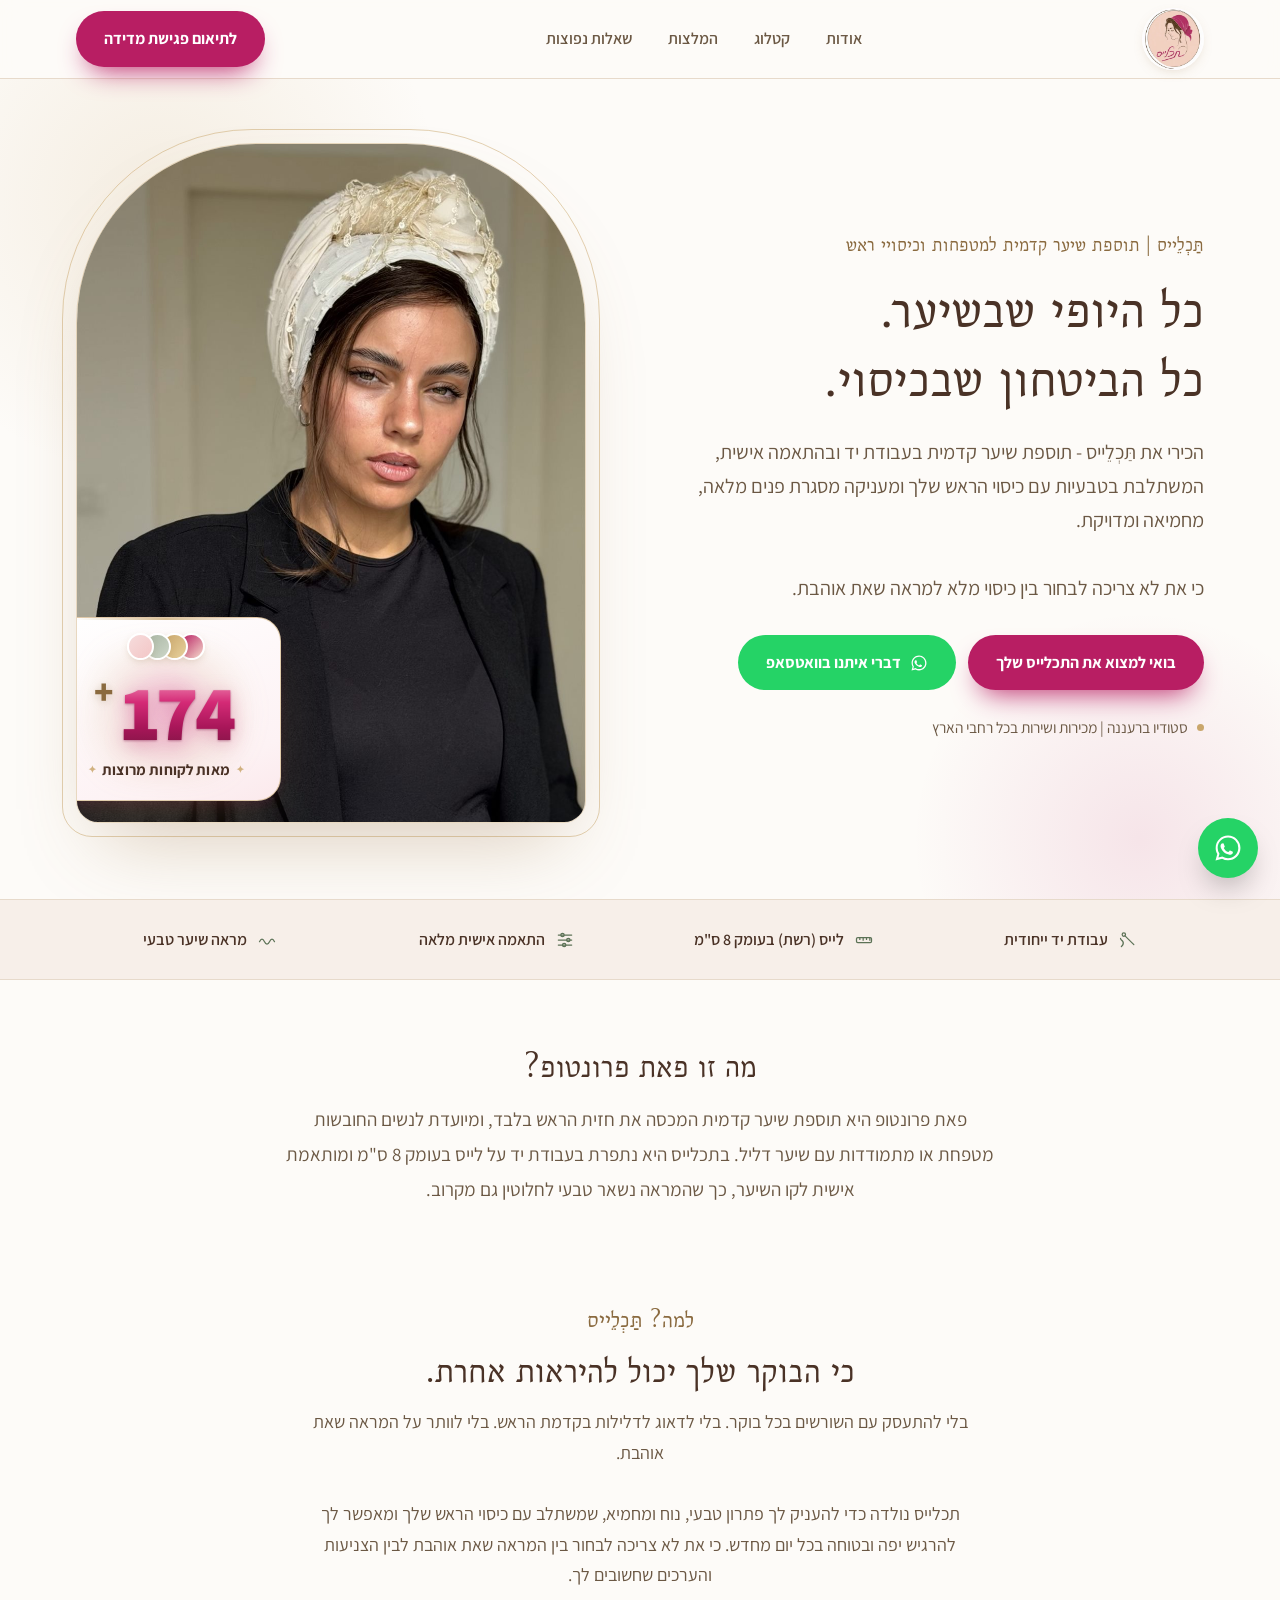
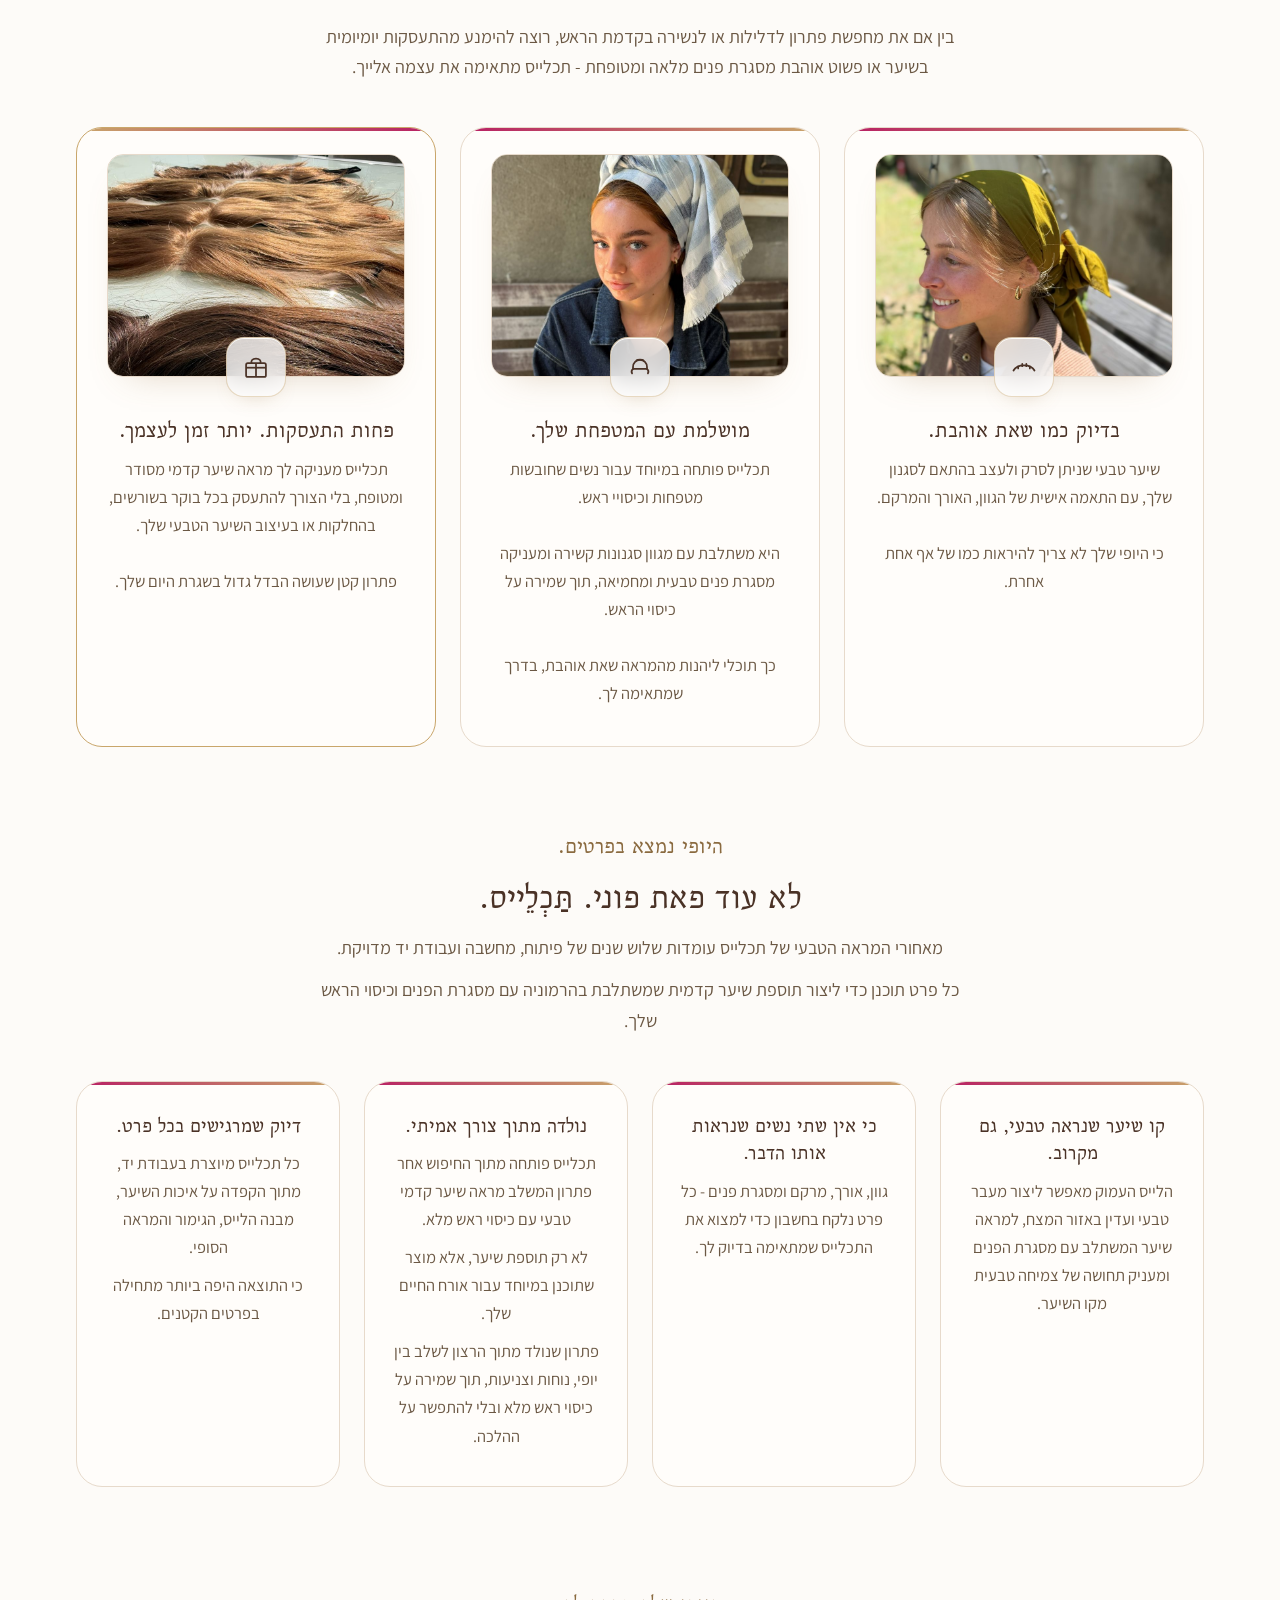
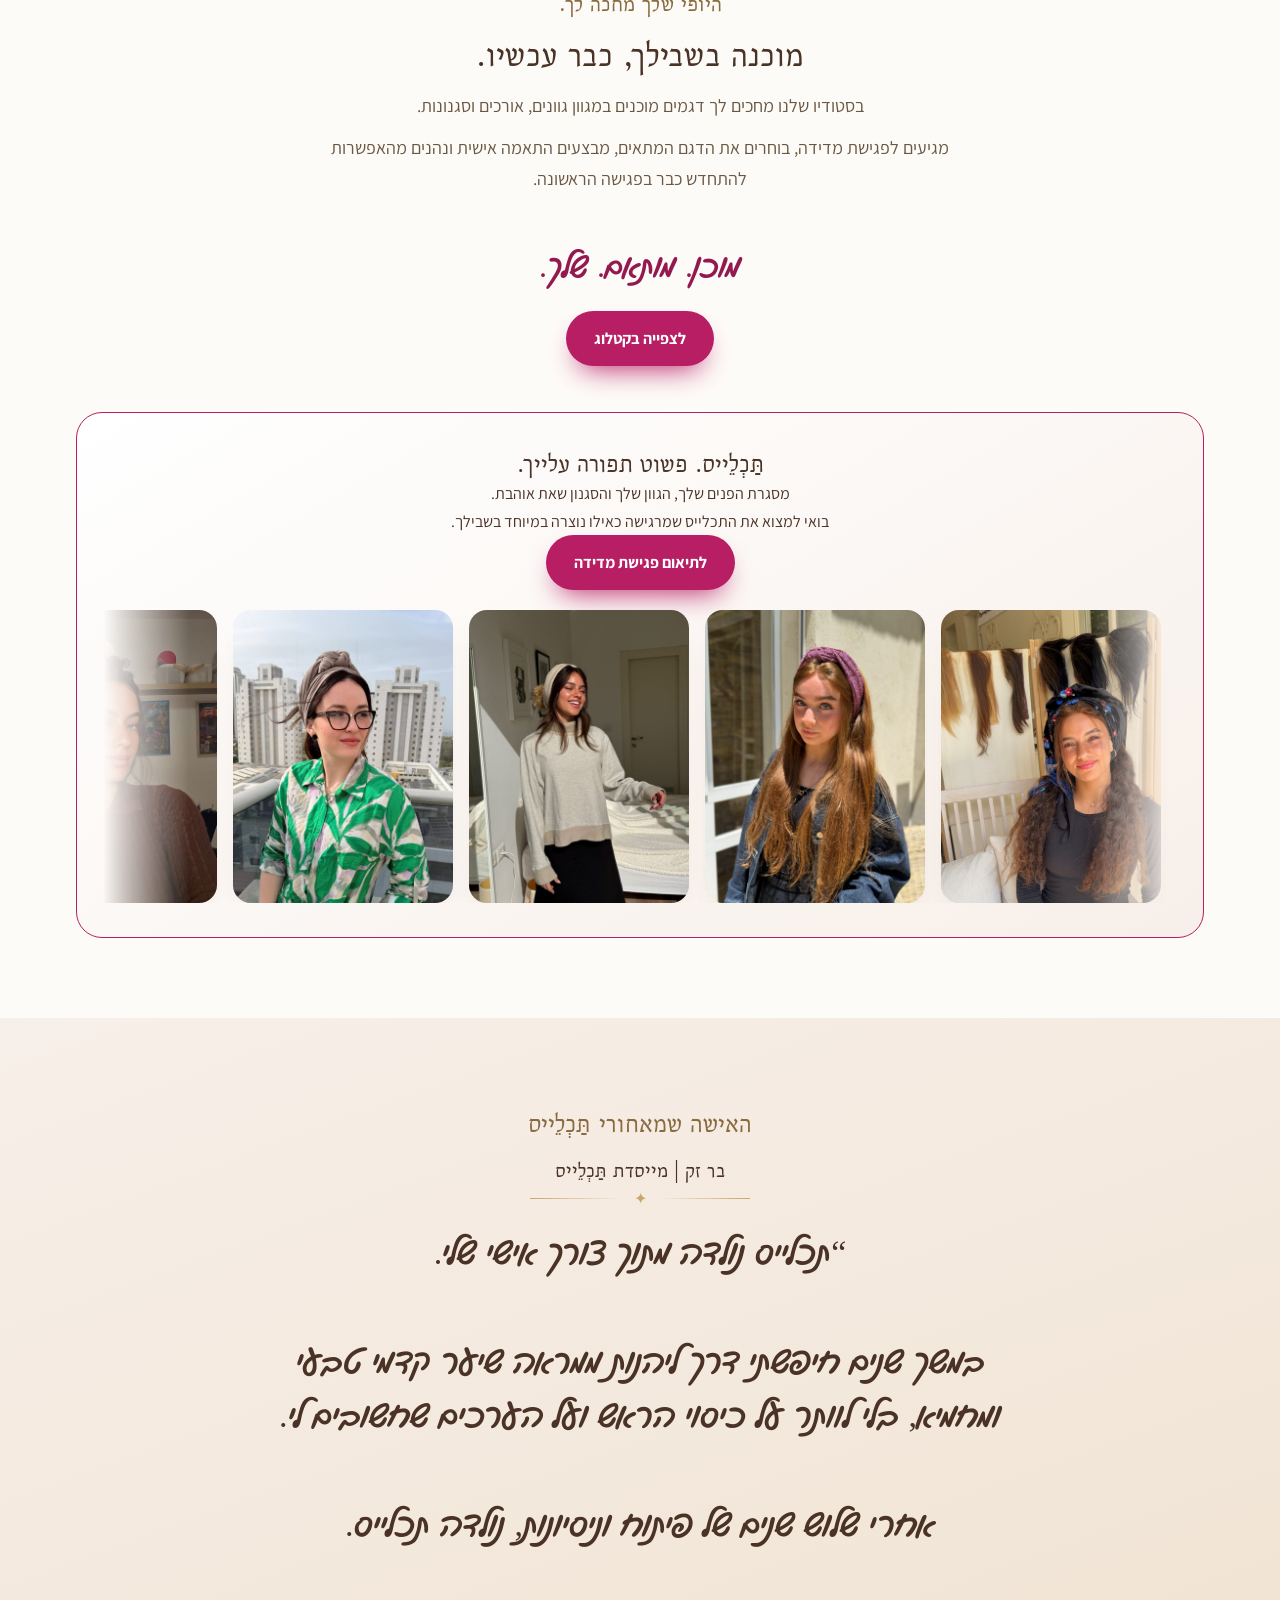
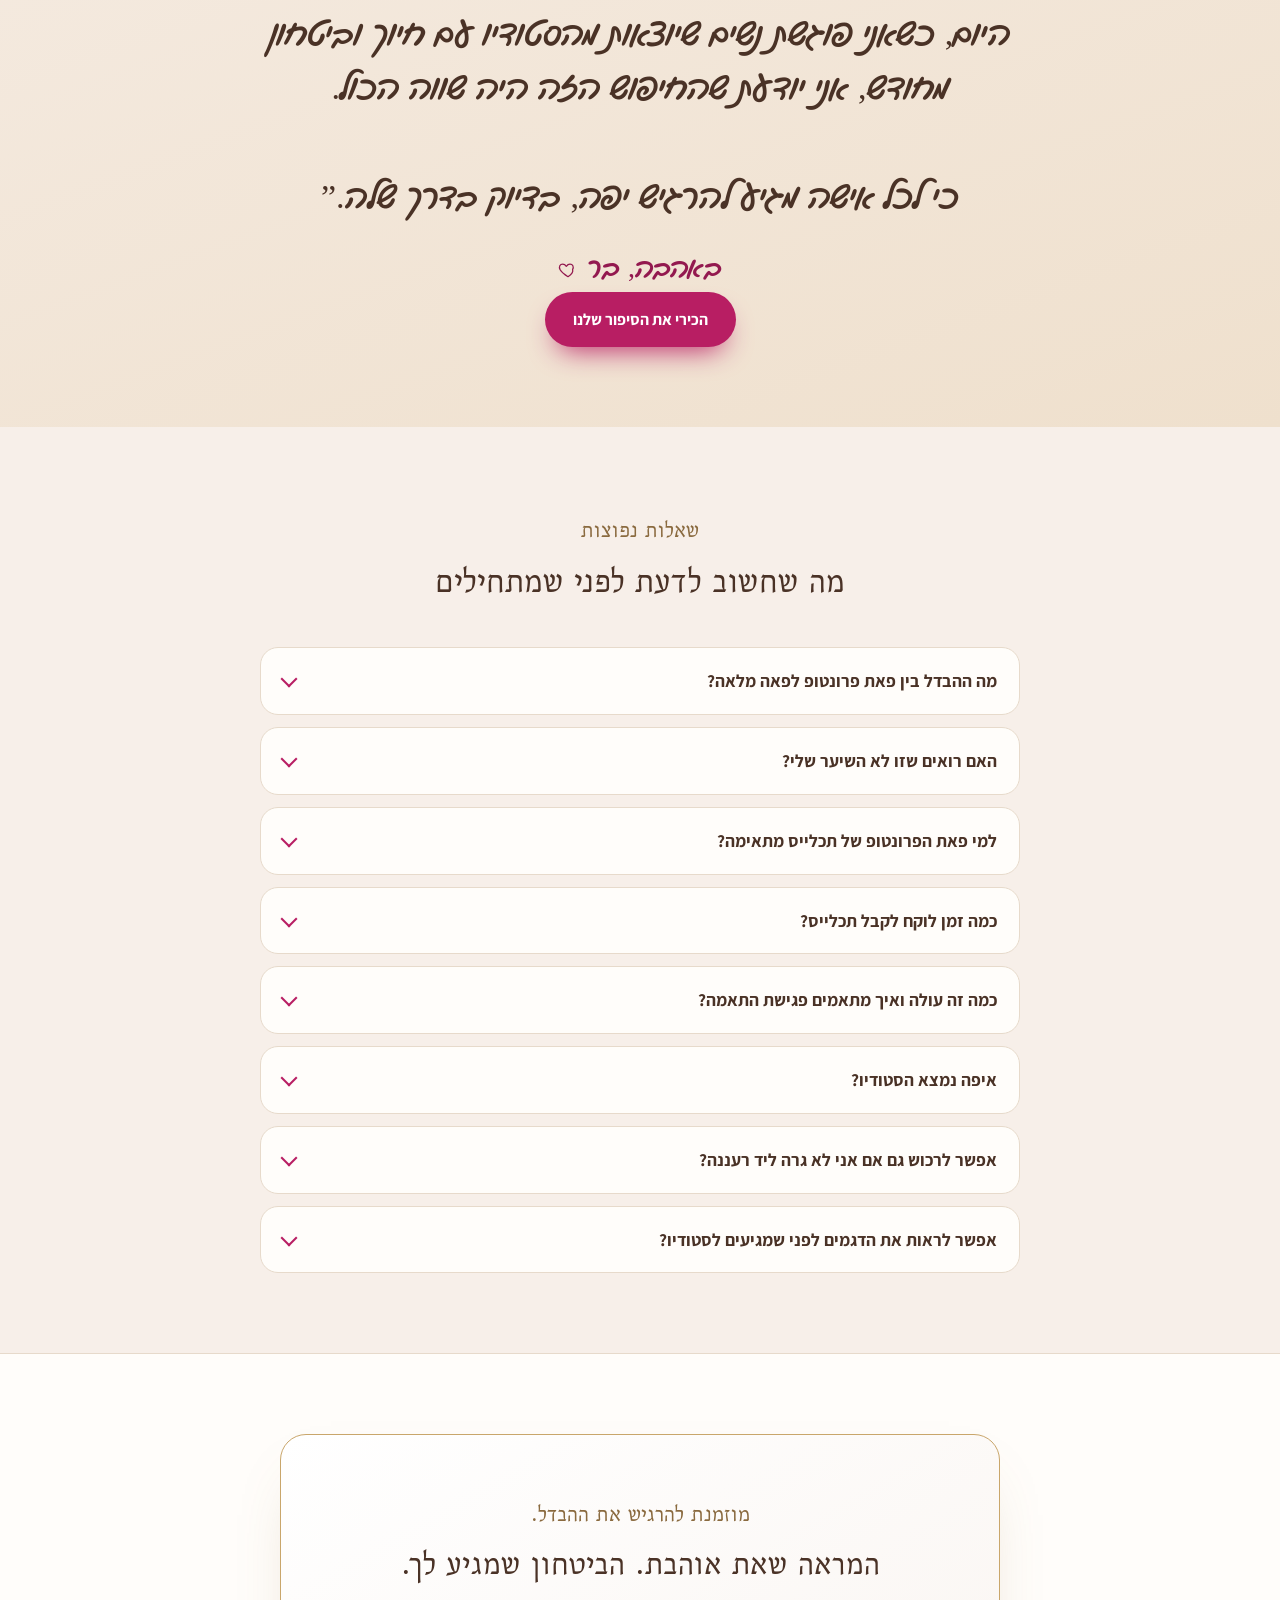
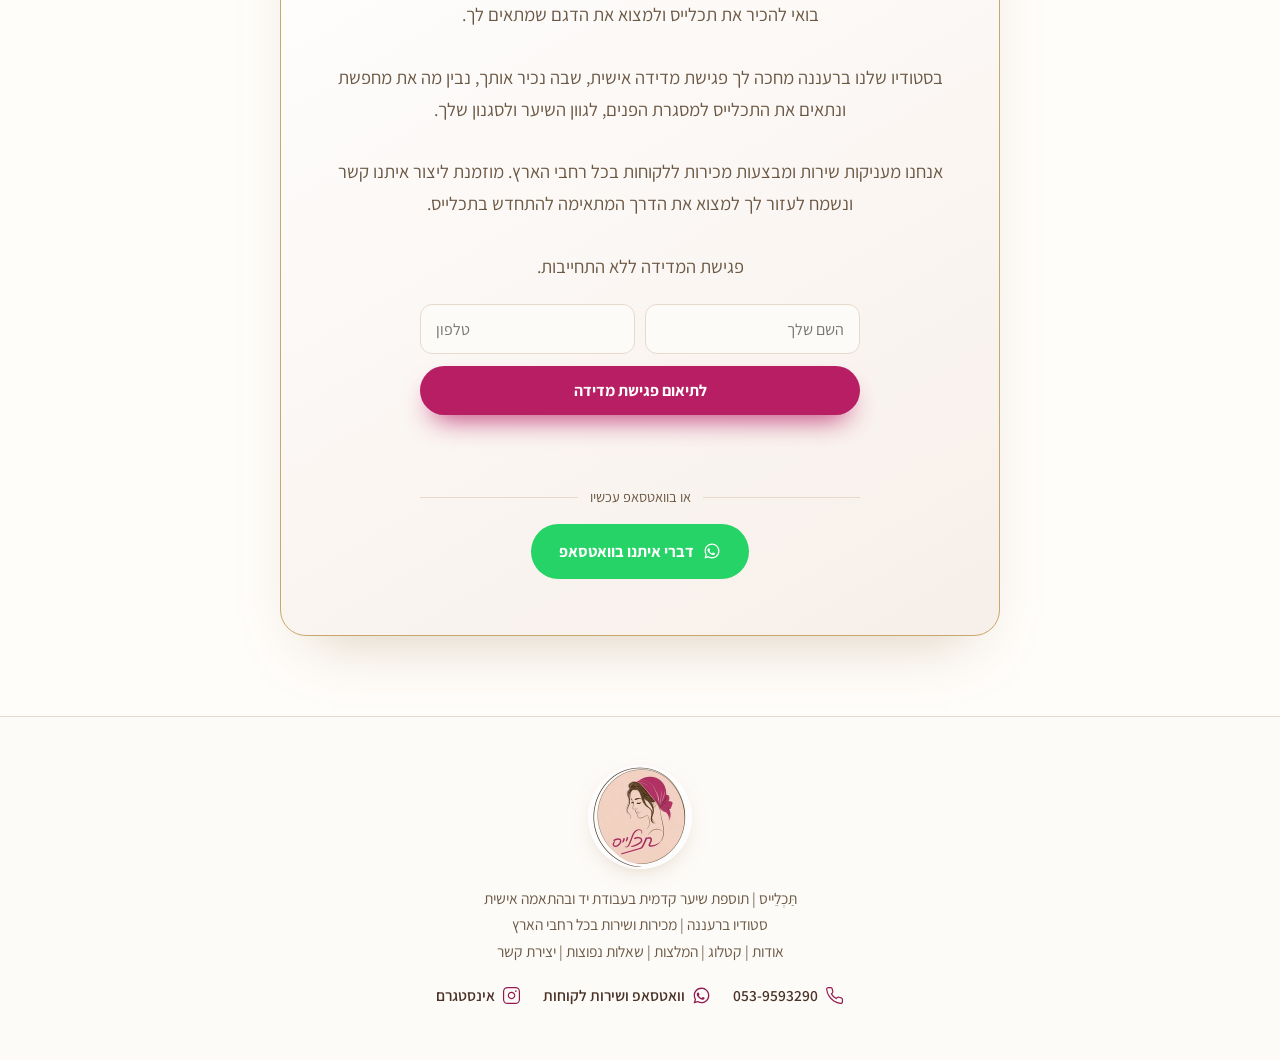
<file: index.html>
<!DOCTYPE html>
<html lang="he" dir="rtl">
<head>
<meta charset="utf-8">
<meta name="viewport" content="width=device-width, initial-scale=1">
<title>פאת פרונט ותוספת שיער למטפחות | תכלייס רעננה</title>
<meta name="description" content="פאת פרונט (פרונטופ) בעבודת יד לחובשות מטפחות ולנשים עם שיער דליל. לייס בעומק 8 ס״מ, קו שיער טבעי והתאמה אישית מלאה. סטודיו תכלייס ברעננה, שירות בכל הארץ.">
<meta name="theme-color" content="#B81E63">
<link rel="icon" href="favicon.ico" sizes="48x48">
<link rel="icon" href="assets/icon-192.png" type="image/png" sizes="192x192">
<link rel="apple-touch-icon" href="assets/apple-touch-icon.png">
<meta name="robots" content="index, follow, max-image-preview:large, max-snippet:-1, max-video-preview:-1">
<link rel="canonical" href="https://tachlace.net/">

<meta property="og:type" content="website">
<meta property="og:locale" content="he_IL">
<meta property="og:site_name" content="תכלייס">
<meta property="og:url" content="https://tachlace.net/">
<meta property="og:title" content="פאת פרונט ותוספת שיער למטפחות | תכלייס רעננה">
<meta property="og:description" content="פאת פרונט בעבודת יד לחובשות מטפחות ולנשים עם שיער דליל. קו שיער טבעי, התאמה אישית מלאה. סטודיו ברעננה, שירות בכל הארץ.">
<meta property="og:image" content="https://tachlace.net/assets/og-cover.jpg">
<meta property="og:image:width" content="1200">
<meta property="og:image:height" content="630">
<meta property="og:image:alt" content="תכלייס - פאת פרונט בעבודת יד למטפחות">
<meta name="twitter:card" content="summary_large_image">
<meta name="twitter:title" content="פאת פרונט ותוספת שיער למטפחות | תכלייס רעננה">
<meta name="twitter:description" content="פאת פרונט בעבודת יד לחובשות מטפחות ולנשים עם שיער דליל. סטודיו ברעננה, שירות בכל הארץ.">
<meta name="twitter:image" content="https://tachlace.net/assets/og-cover.jpg">

<link rel="preconnect" href="https://fonts.googleapis.com">
<link rel="preconnect" href="https://fonts.gstatic.com" crossorigin>
<link href="https://fonts.googleapis.com/css2?family=Bellefair&family=Assistant:wght@300;400;500;600;700&display=swap" rel="stylesheet">

<!-- פתיחה קולנועית: פעם אחת לביקור, ורק כשמתאים (בלי "צמצום תנועה", בלי חיסכון נתונים/2G, בלי קישור עמוק).
     ?intro=1 מכריח הצגה לצורך בדיקה, ?intro=0 מדלג. הלוגיקה המלאה ב-js/intro.js -->
<script>
(function(){try{
  var d=document.documentElement,q=location.search,show=true;
  if(!/[?&]intro=1/.test(q)){
    if(/[?&]intro=0/.test(q)||location.hash.length>1)show=false;
    if(window.matchMedia&&matchMedia('(prefers-reduced-motion: reduce)').matches)show=false;
    var c=navigator.connection;if(c&&(c.saveData||/2g$/.test(c.effectiveType||'')))show=false;
    if(sessionStorage.getItem('tc_intro_seen'))show=false;
  }
  if(show){
    d.classList.add('intro-on');
    var l=document.createElement('link');l.rel='preload';l.as='image';l.href='assets/intro/intro-poster.jpg';
    document.head.appendChild(l);
  }
}catch(e){}})();
</script>

<link rel="stylesheet" href="css/fonts.css">
<link rel="stylesheet" href="css/style.css">

<!-- טעינה מוקדמת של תמונת ה-Hero (ה-LCP של העמוד) - משפר את מהירות הטעינה הנמדדת -->
<link rel="preload" as="image" href="assets/hero.jpg" fetchpriority="high">

<!-- JSON-LD: עסק מקומי, ל-SEO מקומי -->
<script type="application/ld+json">
{
  "@context": "https://schema.org",
  "@type": "HealthAndBeautyBusiness",
  "@id": "https://tachlace.net/#business",
  "name": "תכלייס",
  "url": "https://tachlace.net/",
  "logo": "https://tachlace.net/assets/logo.png",
  "image": "https://tachlace.net/assets/og-cover.jpg",
  "description": "פאת פרונט בעבודת יד לחובשות מטפחות ולנשים עם שיער דליל. לייס בעומק 8 ס\"מ, קו שיער טבעי והתאמה אישית מלאה.",
  "slogan": "הכי יפה לך ככה",
  "telephone": "+972539593290",
  "address": {
    "@type": "PostalAddress",
    "addressLocality": "רעננה",
    "addressCountry": "IL"
  },
  "areaServed": {
    "@type": "Country",
    "name": "ישראל"
  },
  "founder": {
    "@type": "Person",
    "name": "בר זק",
    "alternateName": "בר רבקה זק",
    "jobTitle": "מייסדת תכלייס"
  },
  "knowsAbout": [
    "פאת פרונט",
    "פאת פרונטופ",
    "תוספת שיער קדמית",
    "פאה למטפחת",
    "דלילות שיער בנשים"
  ],
  "hasOfferCatalog": {
    "@type": "OfferCatalog",
    "name": "דגמי תכלייס",
    "itemListElement": [
      {
        "@type": "Offer",
        "itemOffered": {
          "@type": "Product",
          "name": "פאת פרונט בעבודת יד למטפחות"
        }
      },
      {
        "@type": "Offer",
        "itemOffered": {
          "@type": "Product",
          "name": "תוספת שיער קדמית לשיער דליל"
        }
      }
    ]
  },
  "sameAs": [
    "https://instagram.com/tachlace"
  ],
  "contactPoint": {
    "@type": "ContactPoint",
    "telephone": "+972539593290",
    "contactType": "customer service",
    "availableLanguage": "he",
    "areaServed": "IL"
  }
}
</script>
<script type="application/ld+json">
{
  "@context": "https://schema.org",
  "@type": "WebSite",
  "@id": "https://tachlace.net/#website",
  "name": "תכלייס",
  "url": "https://tachlace.net/",
  "inLanguage": "he-IL",
  "publisher": {
    "@id": "https://tachlace.net/#business"
  }
}
</script>
</head>
<body>

<!-- ===== פתיחה קולנועית (מוצגת רק כש-html.intro-on; ראו js/intro.js) ===== -->
<div class="intro" id="intro">
  <video class="intro-bg" muted="" playsinline="" preload="auto" tabindex="-1" aria-hidden="true" disablepictureinpicture=""></video>
  <video class="intro-fg" muted="" playsinline="" preload="auto" tabindex="-1" aria-hidden="true" disablepictureinpicture=""></video>
  <div class="intro-bar" aria-hidden="true"><i></i></div>
  <button class="intro-skip" type="button" aria-label="דלגי על הפתיחה">דלגי</button>
</div>
<script src="js/intro.js"></script>

<a href="#main" class="skip-link">דלגי לתוכן הראשי</a>

<!-- ===== מאגר אייקונים (SVG symbol) - משפחה אחת, קו 1.5 ===== -->
<svg style="display:none" aria-hidden="true">
  <defs>
    <symbol id="icon-wa" viewBox="0 0 24 24"><path fill="currentColor" d="M12.04 2c-5.46 0-9.9 4.44-9.9 9.9 0 1.75.46 3.45 1.32 4.95L2 22l5.25-1.38a9.9 9.9 0 0 0 4.79 1.22h.01c5.46 0 9.9-4.44 9.9-9.9 0-2.64-1.03-5.12-2.9-6.99A9.82 9.82 0 0 0 12.04 2zm0 1.67c2.19 0 4.25.85 5.8 2.4a8.19 8.19 0 0 1 2.4 5.83c0 4.55-3.7 8.25-8.25 8.25a8.23 8.23 0 0 1-4.2-1.15l-.3-.18-3.12.82.83-3.04-.2-.31a8.19 8.19 0 0 1-1.26-4.39c0-4.55 3.71-8.23 8.3-8.23zm-4.53 4.6c-.16 0-.42.06-.64.31-.22.25-.85.83-.85 2.02 0 1.19.87 2.34.99 2.5.12.16 1.7 2.72 4.19 3.7.58.24 1.03.38 1.39.49.58.18 1.11.15 1.53.09.47-.07 1.44-.59 1.64-1.16.2-.57.2-1.06.14-1.16-.06-.1-.22-.16-.46-.28-.24-.12-1.44-.71-1.66-.79-.22-.08-.38-.12-.55.12-.16.24-.63.79-.77.95-.14.16-.28.18-.52.06-.24-.12-1.01-.37-1.93-1.19-.71-.63-1.19-1.41-1.33-1.65-.14-.24-.02-.37.1-.49.11-.11.24-.28.36-.42.12-.14.16-.24.24-.4.08-.16.04-.3-.02-.42-.06-.12-.55-1.34-.76-1.83-.2-.48-.4-.42-.55-.42h-.47z"></path></symbol>
    <symbol id="icon-phone" viewBox="0 0 24 24"><path fill="none" stroke="currentColor" stroke-width="1.5" stroke-linecap="round" stroke-linejoin="round" d="M22 16.92v3a2 2 0 0 1-2.18 2 19.79 19.79 0 0 1-8.63-3.07 19.5 19.5 0 0 1-6-6 19.79 19.79 0 0 1-3.07-8.67A2 2 0 0 1 4.11 2h3a2 2 0 0 1 2 1.72c.13.96.36 1.9.7 2.81a2 2 0 0 1-.45 2.11L8.09 9.91a16 16 0 0 0 6 6l1.27-1.27a2 2 0 0 1 2.11-.45c.91.34 1.85.57 2.81.7A2 2 0 0 1 22 16.92z"></path></symbol>
    <symbol id="icon-instagram" viewBox="0 0 24 24"><rect x="2" y="2" width="20" height="20" rx="5" fill="none" stroke="currentColor" stroke-width="1.5"></rect><path fill="none" stroke="currentColor" stroke-width="1.5" d="M16 11.37A4 4 0 1 1 12.63 8 4 4 0 0 1 16 11.37z"></path><line x1="17.5" y1="6.5" x2="17.51" y2="6.5" stroke="currentColor" stroke-width="2" stroke-linecap="round"></line></symbol>

    <symbol id="icon-thread" viewBox="0 0 24 24"><circle cx="7" cy="5.5" r="2" fill="none" stroke="currentColor" stroke-width="1.5"></circle><line x1="8.4" y1="7" x2="19" y2="17.5" stroke="currentColor" stroke-width="1.5" stroke-linecap="round"></line><path d="M4 20c2-2 3-4 2-6s-3-2-3-4" fill="none" stroke="currentColor" stroke-width="1.5" stroke-linecap="round"></path></symbol>
    <symbol id="icon-ruler" viewBox="0 0 24 24"><rect x="3" y="9" width="18" height="6" rx="1.5" fill="none" stroke="currentColor" stroke-width="1.5"></rect><line x1="7" y1="9" x2="7" y2="12" stroke="currentColor" stroke-width="1.5"></line><line x1="11" y1="9" x2="11" y2="13" stroke="currentColor" stroke-width="1.5"></line><line x1="15" y1="9" x2="15" y2="12" stroke="currentColor" stroke-width="1.5"></line><line x1="19" y1="9" x2="19" y2="13" stroke="currentColor" stroke-width="1.5"></line></symbol>
    <symbol id="icon-fit" viewBox="0 0 24 24"><line x1="4" y1="6" x2="20" y2="6" stroke="currentColor" stroke-width="1.5" stroke-linecap="round"></line><circle cx="9" cy="6" r="2" fill="none" stroke="currentColor" stroke-width="1.5"></circle><line x1="4" y1="12" x2="20" y2="12" stroke="currentColor" stroke-width="1.5" stroke-linecap="round"></line><circle cx="16" cy="12" r="2" fill="none" stroke="currentColor" stroke-width="1.5"></circle><line x1="4" y1="18" x2="20" y2="18" stroke="currentColor" stroke-width="1.5" stroke-linecap="round"></line><circle cx="11" cy="18" r="2" fill="none" stroke="currentColor" stroke-width="1.5"></circle></symbol>
    <symbol id="icon-wave" viewBox="0 0 24 24"><path d="M3 14c2-4 4-4 6 0s4 4 6 0 4-4 6 0" fill="none" stroke="currentColor" stroke-width="1.5" stroke-linecap="round"></path></symbol>

    <symbol id="icon-lace" viewBox="0 0 24 24"><path d="M3 15c3-6 15-6 18 0" fill="none" stroke="currentColor" stroke-width="1.5" stroke-linecap="round"></path><line x1="7" y1="13.2" x2="7" y2="11.4" stroke="currentColor" stroke-width="1.5" stroke-linecap="round"></line><line x1="10.5" y1="11.3" x2="10.5" y2="9.4" stroke="currentColor" stroke-width="1.5" stroke-linecap="round"></line><line x1="14" y1="11.3" x2="14" y2="9.4" stroke="currentColor" stroke-width="1.5" stroke-linecap="round"></line><line x1="17" y1="13.2" x2="17" y2="11.4" stroke="currentColor" stroke-width="1.5" stroke-linecap="round"></line></symbol>
    <symbol id="icon-scarf" viewBox="0 0 24 24"><path d="M6 12c0-3.6 2.7-6.2 6-6.2s6 2.6 6 6.2v1.6H6V12z" fill="none" stroke="currentColor" stroke-width="1.5" stroke-linejoin="round"></path><path d="M9 6.4c1-.9 5-.9 6 0" fill="none" stroke="currentColor" stroke-width="1.5" stroke-linecap="round"></path><path d="M6.3 13.4c-1.4 1-1.9 2.6-1.1 4.1M17.7 13.4c1.4 1 1.9 2.6 1.1 4.1" fill="none" stroke="currentColor" stroke-width="1.5" stroke-linecap="round"></path></symbol>
    <symbol id="icon-box" viewBox="0 0 24 24"><rect x="3.5" y="8.7" width="17" height="11.8" rx="1.5" fill="none" stroke="currentColor" stroke-width="1.5"></rect><line x1="3.5" y1="12.6" x2="20.5" y2="12.6" stroke="currentColor" stroke-width="1.5"></line><line x1="12" y1="8.7" x2="12" y2="20.5" stroke="currentColor" stroke-width="1.5"></line><path d="M8.2 8.7c-.6-2 .5-3.9 3.8-3.9s4.4 1.9 3.8 3.9" fill="none" stroke="currentColor" stroke-width="1.5" stroke-linecap="round"></path></symbol>
    <symbol id="icon-heart" viewBox="0 0 24 24"><path d="M12 20s-7-4.35-9.5-8.5C.7 8.2 2.3 5 5.6 5c1.9 0 3.3 1 4.4 2.6C11.1 6 12.5 5 14.4 5c3.3 0 4.9 3.2 3.1 6.5C19 15.65 12 20 12 20z" fill="none" stroke="currentColor" stroke-width="1.5" stroke-linejoin="round"></path></symbol>
  </defs>
</svg>

<!-- ===== ניווט ===== -->
<header class="nav">
  <div class="wrap">
    <a href="#main" class="brand" aria-label="תכלייס - לעמוד הבית">
      <img src="assets/logo-208.webp" width="62" height="62" alt="תכלייס">
    </a>
    <nav class="menu" aria-label="ניווט ראשי">
      <a href="about.html">אודות</a>
      <a href="catalog.html">קטלוג</a>
      <a href="#reviews">המלצות</a>
      <a href="#faq">שאלות נפוצות</a>
    </nav>
    <div class="nav-actions">
      <a class="btn btn-main" href="https://wa.me/972539593290?text=%D7%94%D7%99%D7%99%2C%20%D7%90%D7%A9%D7%9E%D7%97%20%D7%9C%D7%A7%D7%91%D7%9C%20%D7%A4%D7%A8%D7%98%D7%99%D7%9D%20%D7%A0%D7%95%D7%A1%D7%A4%D7%99%D7%9D%20%D7%A2%D7%9C%20%D7%AA%D7%9B%D7%9C%D7%99%D7%99%D7%A1%20%D7%95%D7%9C%D7%A9%D7%9E%D7%95%D7%A2%20%D7%A2%D7%9C%20%D7%90%D7%A4%D7%A9%D7%A8%D7%95%D7%99%D7%95%D7%AA%20%D7%94%D7%A8%D7%9B%D7%99%D7%A9%D7%94%20%D7%95%D7%94%D7%94%D7%AA%D7%90%D7%9E%D7%94.">לתיאום פגישת מדידה</a>
      <button class="hamburger" aria-expanded="false" aria-controls="mobile-menu" aria-label="פתיחת תפריט">
        <span></span>
      </button>
    </div>
  </div>
  <nav id="mobile-menu" class="mobile-menu" aria-label="ניווט מובייל">
    <a href="about.html">אודות</a>
    <a href="catalog.html">קטלוג</a>
    <a href="#reviews">המלצות</a>
    <a href="#faq">שאלות נפוצות</a>
    <a class="btn btn-main" href="https://wa.me/972539593290?text=%D7%94%D7%99%D7%99%2C%20%D7%90%D7%A9%D7%9E%D7%97%20%D7%9C%D7%A7%D7%91%D7%9C%20%D7%A4%D7%A8%D7%98%D7%99%D7%9D%20%D7%A0%D7%95%D7%A1%D7%A4%D7%99%D7%9D%20%D7%A2%D7%9C%20%D7%AA%D7%9B%D7%9C%D7%99%D7%99%D7%A1%20%D7%95%D7%9C%D7%A9%D7%9E%D7%95%D7%A2%20%D7%A2%D7%9C%20%D7%90%D7%A4%D7%A9%D7%A8%D7%95%D7%99%D7%95%D7%AA%20%D7%94%D7%A8%D7%9B%D7%99%D7%A9%D7%94%20%D7%95%D7%94%D7%94%D7%AA%D7%90%D7%9E%D7%94.">לתיאום פגישת מדידה</a>
  </nav>
</header>

<!-- כפתור וואטסאפ צף -->
<a class="wa-float" href="https://wa.me/972539593290?text=%D7%94%D7%99%D7%99%2C%20%D7%90%D7%A9%D7%9E%D7%97%20%D7%9C%D7%A7%D7%91%D7%9C%20%D7%A4%D7%A8%D7%98%D7%99%D7%9D%20%D7%A0%D7%95%D7%A1%D7%A4%D7%99%D7%9D%20%D7%A2%D7%9C%20%D7%AA%D7%9B%D7%9C%D7%99%D7%99%D7%A1%20%D7%95%D7%9C%D7%A9%D7%9E%D7%95%D7%A2%20%D7%A2%D7%9C%20%D7%90%D7%A4%D7%A9%D7%A8%D7%95%D7%99%D7%95%D7%AA%20%D7%94%D7%A8%D7%9B%D7%99%D7%A9%D7%94%20%D7%95%D7%94%D7%94%D7%AA%D7%90%D7%9E%D7%94." aria-label="דברי איתנו">
  <svg><use href="#icon-wa"></use></svg>
</a>

<main id="main">

  <!-- ===== HERO ===== -->
  <header class="hero">
    <div class="wrap">
      <div class="hero-copy">
        <div class="eyebrow">תַּכְלֵייס | תוספת שיער קדמית למטפחות וכיסויי ראש</div>
        <!-- כותרת ראשית - ממתינה לנוסח סופי מהקופירייטר (סעיף 3 באפיון) -->
        <h1>כל היופי שבשיער. כל הביטחון שבכיסוי.</h1>
        <p class="sub">הכירי את תַּכְלֵייס - תוספת שיער קדמית בעבודת יד ובהתאמה אישית, המשתלבת בטבעיות עם כיסוי הראש שלך ומעניקה מסגרת פנים מלאה, מחמיאה ומדויקת.<br><br>כי את לא צריכה לבחור בין כיסוי מלא למראה שאת אוהבת.</p>
        <div class="hero-cta">
          <a class="btn btn-main" href="https://wa.me/972539593290?text=%D7%94%D7%99%D7%99%2C%20%D7%90%D7%A9%D7%9E%D7%97%20%D7%9C%D7%A7%D7%91%D7%9C%20%D7%A4%D7%A8%D7%98%D7%99%D7%9D%20%D7%A0%D7%95%D7%A1%D7%A4%D7%99%D7%9D%20%D7%A2%D7%9C%20%D7%AA%D7%9B%D7%9C%D7%99%D7%99%D7%A1%20%D7%95%D7%9C%D7%A9%D7%9E%D7%95%D7%A2%20%D7%A2%D7%9C%20%D7%90%D7%A4%D7%A9%D7%A8%D7%95%D7%99%D7%95%D7%AA%20%D7%94%D7%A8%D7%9B%D7%99%D7%A9%D7%94%20%D7%95%D7%94%D7%94%D7%AA%D7%90%D7%9E%D7%94.">בואי למצוא את התכלייס שלך</a>
          <a class="btn btn-wa" href="https://wa.me/972539593290?text=%D7%94%D7%99%D7%99%2C%20%D7%90%D7%A9%D7%9E%D7%97%20%D7%9C%D7%A7%D7%91%D7%9C%20%D7%A4%D7%A8%D7%98%D7%99%D7%9D%20%D7%A0%D7%95%D7%A1%D7%A4%D7%99%D7%9D%20%D7%A2%D7%9C%20%D7%AA%D7%9B%D7%9C%D7%99%D7%99%D7%A1%20%D7%95%D7%9C%D7%A9%D7%9E%D7%95%D7%A2%20%D7%A2%D7%9C%20%D7%90%D7%A4%D7%A9%D7%A8%D7%95%D7%99%D7%95%D7%AA%20%D7%94%D7%A8%D7%9B%D7%99%D7%A9%D7%94%20%D7%95%D7%94%D7%94%D7%AA%D7%90%D7%9E%D7%94."><svg><use href="#icon-wa"></use></svg> דברי איתנו בוואטסאפ </a>
        </div>
        <div class="studio">סטודיו ברעננה | מכירות ושירות בכל רחבי הארץ</div>
      </div>
      <div class="hero-visual">
        <div class="hero-frame"></div>
        <div class="hero-img-wrap">
          <img src="assets/hero.jpg" width="1000" height="2015" fetchpriority="high" alt="אישה עם מטפחת ופאת פרונט של תכלייס, קו שיער טבעי בחזית הראש">
          <div class="float-badge" role="img" aria-label="למעלה מ-300 לקוחות מרוצות">
            <div class="fb-avatars" aria-hidden="true">
              <span class="fb-av fb-av1"></span>
              <span class="fb-av fb-av2"></span>
              <span class="fb-av fb-av3"></span>
              <span class="fb-av fb-av4"></span>
            </div>
            <b>
              <span class="count-num" data-count="300">300</span><span class="count-plus">+</span>
              <i class="fb-spark fb-spark1" aria-hidden="true">✦</i>
              <i class="fb-spark fb-spark2" aria-hidden="true">✦</i>
              <i class="fb-spark fb-spark3" aria-hidden="true">✦</i>
            </b>
            <span class="fb-label">מאות לקוחות מרוצות</span>
          </div>
        </div>
      </div>
    </div>
  </header>

  <!-- ===== פס אמון ===== -->
  <div class="strip">
    <div class="wrap">
      <div class="item"><svg><use href="#icon-thread"></use></svg> עבודת יד ייחודית</div>
      <div class="item"><svg><use href="#icon-ruler"></use></svg> לייס (רשת) בעומק 8 ס"מ</div>
      <div class="item"><svg><use href="#icon-fit"></use></svg> התאמה אישית מלאה</div>
      <div class="item"><svg><use href="#icon-wave"></use></svg> מראה שיער טבעי </div>
    </div>
  </div>

  <!-- ===== בלוק תשובה ישירה - מנוסח כדי שגוגל ומנועי AI יצטטו אותו כתשובה ===== -->
  <section id="what" class="answer-block"><div class="wrap">
    <h2>מה זו פאת פרונטופ?</h2>
    <p>פאת פרונטופ היא תוספת שיער קדמית המכסה את חזית הראש בלבד, ומיועדת לנשים החובשות מטפחת או מתמודדות עם שיער דליל. בתכלייס היא נתפרת בעבודת יד על לייס בעומק 8 ס"מ ומותאמת אישית לקו השיער, כך שהמראה נשאר טבעי לחלוטין גם מקרוב.</p>
  </div></section>

  <!-- ===== למה תכלייס ===== -->
  <section id="why"><div class="wrap">
    <div class="sec-head">
      <div class="eyebrow tagline">למה? תַּכְלֵייס</div>
      <h2>כי הבוקר שלך יכול להיראות אחרת.</h2>
      <p>בלי להתעסק עם השורשים בכל בוקר. בלי לדאוג לדלילות בקדמת הראש. בלי לוותר על המראה שאת אוהבת.<br><br>תכלייס נולדה כדי להעניק לך פתרון טבעי, נוח ומחמיא, שמשתלב עם כיסוי הראש שלך ומאפשר לך להרגיש יפה ובטוחה בכל יום מחדש. כי את לא צריכה לבחור בין המראה שאת אוהבת לבין הצניעות והערכים שחשובים לך.<br><br>בין אם את מחפשת פתרון לדלילות או לנשירה בקדמת הראש, רוצה להימנע מהתעסקות יומיומית בשיער או פשוט אוהבת מסגרת פנים מלאה ומטופחת - תכלייס מתאימה את עצמה אלייך.</p>
    </div>

    <div class="why">
      <div class="card">
        <div class="why-media"><img src="assets/home-hairline.jpg" width="900" height="1200" alt="תקריב על קו השיער הקדמי של תכלייס" loading="lazy"></div>
        <div class="glass-ic"><svg><use href="#icon-lace"></use></svg></div>
        <h3>בדיוק כמו שאת אוהבת.</h3>
        <p>שיער טבעי שניתן לסרק ולעצב בהתאם לסגנון שלך, עם התאמה אישית של הגוון, האורך והמרקם.<br><br>כי היופי שלך לא צריך להיראות כמו של אף אחת אחרת.</p>
      </div>
      <div class="card">
        <div class="why-media"><img src="assets/home-scarf.jpg" width="900" height="1200" alt="תכלייס משולבת עם מטפחת, כיסוי מלא ושיער טבעי מלפנים" loading="lazy"></div>
        <div class="glass-ic"><svg><use href="#icon-scarf"></use></svg></div>
        <h3>מושלמת עם המטפחת שלך.</h3>
        <p>תכלייס פותחה במיוחד עבור נשים שחובשות מטפחות וכיסויי ראש.<br><br>היא משתלבת עם מגוון סגנונות קשירה ומעניקה מסגרת פנים טבעית ומחמיאה, תוך שמירה על כיסוי הראש.<br><br>כך תוכלי ליהנות מהמראה שאת אוהבת, בדרך שמתאימה לך.</p>
      </div>
      <div class="card card-shelf">
        <div class="why-media"><img src="assets/home-shelf.jpg" width="900" height="1200" alt="דגמי תכלייס מוכנים במלאי" loading="lazy"></div>
        <div class="glass-ic"><svg><use href="#icon-box"></use></svg></div>
        <h3>פחות התעסקות. יותר זמן לעצמך.</h3>
        <p>תכלייס מעניקה לך מראה שיער קדמי מסודר ומטופח, בלי הצורך להתעסק בכל בוקר בשורשים, בהחלקות או בעיצוב השיער הטבעי שלך.<br><br>פתרון קטן שעושה הבדל גדול בשגרת היום שלך.</p>
        <!-- סלוגן זמני, ממתין לאישור בר (סעיף 5ד באפיון) -->
        
      </div>
    </div>

    <!-- רצועת ההתאמה האישית (5ג) - ממתינה לתמונות מבר, כרגע פלייסהולדר -->
    <div class="new-sec"><div class="sec-head"><div class="eyebrow tagline">היופי נמצא בפרטים.</div><h2>לא עוד פאת פוני. תַּכְלֵייס.</h2><p>מאחורי המראה הטבעי של תכלייס עומדות שלוש שנים של פיתוח, מחשבה ועבודת יד מדויקת.</p><p>כל פרט תוכנן כדי ליצור תוספת שיער קדמית שמשתלבת בהרמוניה עם מסגרת הפנים וכיסוי הראש שלך.</p></div><div class="why new-items"><div class="card"><h3>קו שיער שנראה טבעי, גם מקרוב.</h3><p>הלייס העמוק מאפשר ליצור מעבר טבעי ועדין באזור המצח, למראה שיער המשתלב עם מסגרת הפנים ומעניק תחושה של צמיחה טבעית מקו השיער.</p></div><div class="card"><h3>כי אין שתי נשים שנראות אותו הדבר.</h3><p>גוון, אורך, מרקם ומסגרת פנים - כל פרט נלקח בחשבון כדי למצוא את התכלייס שמתאימה בדיוק לך.</p></div><div class="card"><h3>נולדה מתוך צורך אמיתי.</h3><p>תכלייס פותחה מתוך החיפוש אחר פתרון המשלב מראה שיער קדמי טבעי עם כיסוי ראש מלא.</p><p>לא רק תוספת שיער, אלא מוצר שתוכנן במיוחד עבור אורח החיים שלך.</p><p>פתרון שנולד מתוך הרצון לשלב בין יופי, נוחות וצניעות, תוך שמירה על כיסוי ראש מלא ובלי להתפשר על ההלכה.</p></div><div class="card"><h3>דיוק שמרגישים בכל פרט.</h3><p>כל תכלייס מיוצרת בעבודת יד, מתוך הקפדה על איכות השיער, מבנה הלייס, הגימור והמראה הסופי.</p><p>כי התוצאה היפה ביותר מתחילה בפרטים הקטנים.</p></div></div></div><div class="new-sec"><div class="sec-head"><div class="eyebrow tagline">היופי שלך מחכה לך.</div><h2>מוכנה בשבילך, כבר עכשיו.</h2><p>בסטודיו שלנו מחכים לך דגמים מוכנים במגוון גוונים, אורכים וסגנונות.</p><p>מגיעים לפגישת מדידה, בוחרים את הדגם המתאים, מבצעים התאמה אישית ונהנים מהאפשרות להתחדש כבר בפגישה הראשונה.</p></div><p class="new-slogan">מוכן. מותאם. שלך.</p><div class="new-cta"><a class="btn btn-main" href="catalog.html">לצפייה בקטלוג</a></div></div><div class="personal-strip">
      <div class="wrap">
        <div class="ps-head">
          <h3>תַּכְלֵייס. פשוט תפורה עלייך.</h3><p>מסגרת הפנים שלך, הגוון שלך והסגנון שאת אוהבת.<br>בואי למצוא את התכלייס שמרגישה כאילו נוצרה במיוחד בשבילך.</p><a class="btn btn-main" href="https://wa.me/972539593290?text=%D7%94%D7%99%D7%99%2C%20%D7%90%D7%A9%D7%9E%D7%97%20%D7%9C%D7%A7%D7%91%D7%9C%20%D7%A4%D7%A8%D7%98%D7%99%D7%9D%20%D7%A0%D7%95%D7%A1%D7%A4%D7%99%D7%9D%20%D7%A2%D7%9C%20%D7%AA%D7%9B%D7%9C%D7%99%D7%99%D7%A1%20%D7%95%D7%9C%D7%A9%D7%9E%D7%95%D7%A2%20%D7%A2%D7%9C%20%D7%90%D7%A4%D7%A9%D7%A8%D7%95%D7%99%D7%95%D7%AA%20%D7%94%D7%A8%D7%9B%D7%99%D7%A9%D7%94%20%D7%95%D7%94%D7%94%D7%AA%D7%90%D7%9E%D7%94.">לתיאום פגישת מדידה</a>
        </div>
        <div class="marquee">
          <div class="marquee-track">
            <div class="marquee-item"><img src="assets/gallery/gallery-model.jpg" width="900" height="1200" alt="לקוחה בסטודיו תכלייס עם מטפחת ותוספת שיער קדמית חומה וארוכה" loading="lazy"></div>
            <div class="marquee-item"><img src="assets/catalog/tc-03-ginger-long.jpg" width="900" height="1200" alt="לקוחת תכלייס עם תוספת שיער בגוון ג'ינג'י, אורך ארוך, שיער חלק" loading="lazy"></div>
            <div class="marquee-item"><img src="assets/catalog/tc-07-darkbrown-long.jpg" width="900" height="1200" alt="לקוחת תכלייס עם תוספת שיער בגוון חום כהה, אורך ארוך, שיער חלק" loading="lazy"></div>
            <div class="marquee-item"><img src="assets/catalog/tc-09-black-mid.jpg" width="900" height="1200" alt="לקוחת תכלייס עם תוספת שיער בגוון שחור פחם, אורך אמצע, שיער חלק" loading="lazy"></div>
            <div class="marquee-item"><img src="assets/catalog/tc-06-brownwavy-mid.jpg" width="900" height="1200" alt="לקוחת תכלייס עם תוספת שיער בגוון חום כהה, אורך אמצע, שיער גלי" loading="lazy"></div>
            <div class="marquee-item"><img src="assets/catalog/tc-02-ash-mid.jpg" width="900" height="1200" alt="לקוחת תכלייס עם תוספת שיער בגוון אפור, אורך אמצע, שיער גלי" loading="lazy"></div>
            <!-- כפילות לצורך לולאה רציפה -->
            <div class="marquee-item" aria-hidden="true"><img src="assets/gallery/gallery-model.jpg" width="900" height="1200" alt="" loading="lazy"></div>
            <div class="marquee-item" aria-hidden="true"><img src="assets/catalog/tc-03-ginger-long.jpg" width="900" height="1200" alt="" loading="lazy"></div>
            <div class="marquee-item" aria-hidden="true"><img src="assets/catalog/tc-07-darkbrown-long.jpg" width="900" height="1200" alt="" loading="lazy"></div>
            <div class="marquee-item" aria-hidden="true"><img src="assets/catalog/tc-09-black-mid.jpg" width="900" height="1200" alt="" loading="lazy"></div>
            <div class="marquee-item" aria-hidden="true"><img src="assets/catalog/tc-06-brownwavy-mid.jpg" width="900" height="1200" alt="" loading="lazy"></div>
            <div class="marquee-item" aria-hidden="true"><img src="assets/catalog/tc-02-ash-mid.jpg" width="900" height="1200" alt="" loading="lazy"></div>
          </div>
        </div>
      </div>
    </div>
  </div></section>

  <!-- ===== אודות (כתב יד נשאר כרגע) ===== -->
  <section id="about" class="about"><div class="wrap">
    <div class="eyebrow">האישה שמאחורי תַּכְלֵייס</div><h2>בר זק | מייסדת תַּכְלֵייס</h2>
    <div class="divider"><span>✦</span></div>
    <!-- ציטוט זמני, ממתין לטקסט האודות הסופי מבר/סהר (סעיף 9 באפיון) -->
    <p class="quote">“תכלייס נולדה מתוך צורך אישי שלי.<br><br>במשך שנים חיפשתי דרך ליהנות ממראה שיער קדמי טבעי ומחמיא, בלי לוותר על כיסוי הראש ועל הערכים שחשובים לי.<br><br>אחרי שלוש שנים של פיתוח וניסיונות, נולדה תכלייס.<br><br>היום, כשאני פוגשת נשים שיוצאות מהסטודיו עם חיוך וביטחון מחודש, אני יודעת שהחיפוש הזה היה שווה הכול.<br><br>כי לכל אישה מגיע להרגיש יפה, בדיוק בדרך שלה.”</p>
    <div class="sign">באהבה, בר <svg style="width:20px;height:20px;vertical-align:-3px"><use href="#icon-heart"></use></svg></div><a class="btn btn-main" href="about.html">הכירי את הסיפור שלנו</a>
  </div></section>

  <!-- ===== סקשן המלצות (placeholder למיקום עתידי) ===== -->
  <div id="reviews"></div>

  <!-- ===== שאלות נפוצות - גם UX וגם AEO. הטקסט כאן חייב להישאר זהה לסכמת FAQPage שמתחת ===== -->
  <section id="faq" class="faq"><div class="wrap">
    <div class="sec-head">
      <div class="eyebrow tagline">שאלות נפוצות</div>
      <h2>מה שחשוב לדעת לפני שמתחילים</h2>
    </div>
    <div class="faq-list">
      <details class="faq-item">
        <summary>מה ההבדל בין פאת פרונטופ לפאה מלאה?</summary>
        <p>פאה מלאה מכסה את כל הראש. פאת פרונטופ מכסה רק את החלק הקדמי, ומשאירה את שאר הראש מכוסה במטפחת. כך נשמר כיסוי ראש מלא, ובו בזמן נראה קו שיער טבעי בחזית.</p>
      </details>
      <details class="faq-item">
        <summary>האם רואים שזו לא השיער שלי?</summary>
        <p>הלייס בעומק 8 ס"מ יושב על המצח ונראה כמו קרקפת אמיתית, וקו השיער נתפר בעבודת יד בהתאמה אישית. גם במבט קרוב המראה נשאר טבעי, וזו בדיוק הסיבה שהדגם פותח במשך שלוש שנים.</p>
      </details>
      <details class="faq-item">
        <summary>למי פאת הפרונטופ של תכלייס מתאימה?</summary>
        <p>לנשים החובשות מטפחת ורוצות מראה שיער טבעי בחזית, לנשים המתמודדות עם שיער דליל או נשירה, ולכל אישה שמחפשת להרגיש בטוחה ונינוחה יותר מול המראה.</p>
      </details>
      <details class="faq-item">
        <summary>כמה זמן לוקח לקבל תכלייס?</summary>
        <p>בסטודיו יש דגמי מדף מוכנים שאפשר לבחור ולקחת כבר בפגישת ההתאמה הראשונה. ניתן לבצע שינויים והתאמות בהתאם לצורך.</p>
      </details>
      <details class="faq-item">
        <summary>כמה זה עולה ואיך מתאמים פגישת התאמה?</summary>
        <p>המחיר משתנה לפי הדגם, האורך והגוון, ונמסר בפגישת ההתאמה שבה מתאימים בדיוק את מה שמתאים לך. הפגישה היא ללא התחייבות. לתיאום אפשר לפנות בוואטסאפ או בטלפון 053-9593290.</p>
      </details>
      <details class="faq-item">
        <summary>איפה נמצא הסטודיו?</summary>
        <p>הסטודיו נמצא ברעננה ופגישות ההתאמה מתקיימות בו.</p>
      </details>
      <details class="faq-item">
        <summary>אפשר לרכוש גם אם אני לא גרה ליד רעננה?</summary>
        <p>כן. הסטודיו נמצא ברעננה, ומכירות ושירות מתבצעים בכל רחבי הארץ. אפשר לפנות אלינו בוואטסאפ ולשמוע על אפשרויות הרכישה וההתאמה.</p>
      </details>
      <details class="faq-item">
        <summary>אפשר לראות את הדגמים לפני שמגיעים לסטודיו?</summary>
        <p>כן. <a href="catalog.html" class="faq-link">בקטלוג באתר</a> מופיעים דגמים לפי צבע, אורך וסוג שיער, ובסטודיו יש עוד מגוון דגמים שלא מופיעים בקטלוג.</p>
      </details>
    </div>
  </div></section>

  <script type="application/ld+json">
  {
    "@context": "https://schema.org",
    "@type": "FAQPage",
    "mainEntity": [
      {
        "@type": "Question",
        "name": "מה ההבדל בין פאת פרונטופ לפאה מלאה?",
        "acceptedAnswer": { "@type": "Answer", "text": "פאה מלאה מכסה את כל הראש. פאת פרונטופ מכסה רק את החלק הקדמי, ומשאירה את שאר הראש מכוסה במטפחת. כך נשמר כיסוי ראש מלא, ובו בזמן נראה קו שיער טבעי בחזית." }
      },
      {
        "@type": "Question",
        "name": "האם רואים שזו לא השיער שלי?",
        "acceptedAnswer": { "@type": "Answer", "text": "הלייס בעומק 8 ס\"מ יושב על המצח ונראה כמו קרקפת אמיתית, וקו השיער נתפר בעבודת יד בהתאמה אישית. גם במבט קרוב המראה נשאר טבעי, וזו בדיוק הסיבה שהדגם פותח במשך שלוש שנים." }
      },
      {
        "@type": "Question",
        "name": "למי פאת הפרונטופ של תכלייס מתאימה?",
        "acceptedAnswer": { "@type": "Answer", "text": "לנשים החובשות מטפחת ורוצות מראה שיער טבעי בחזית, לנשים המתמודדות עם שיער דליל או נשירה, ולכל אישה שמחפשת להרגיש בטוחה ונינוחה יותר מול המראה." }
      },
      {
        "@type": "Question",
        "name": "כמה זמן לוקח לקבל תכלייס?",
        "acceptedAnswer": { "@type": "Answer", "text": "בסטודיו יש דגמי מדף מוכנים שאפשר לבחור ולקחת כבר בפגישת ההתאמה הראשונה. ניתן לבצע שינויים והתאמות בהתאם לצורך." }
      },
      {
        "@type": "Question",
        "name": "כמה זה עולה ואיך מתאמים פגישת התאמה?",
        "acceptedAnswer": { "@type": "Answer", "text": "המחיר משתנה לפי הדגם, האורך והגוון, ונמסר בפגישת ההתאמה שבה מתאימים בדיוק את מה שמתאים לך. הפגישה היא ללא התחייבות. לתיאום אפשר לפנות בוואטסאפ או בטלפון 053-9593290." }
      },
      {
        "@type": "Question",
        "name": "איפה נמצא הסטודיו?",
        "acceptedAnswer": { "@type": "Answer", "text": "הסטודיו נמצא ברעננה ופגישות ההתאמה מתקיימות בו." }
      },
      {
        "@type": "Question",
        "name": "אפשר לרכוש גם אם אני לא גרה ליד רעננה?",
        "acceptedAnswer": { "@type": "Answer", "text": "כן. הסטודיו נמצא ברעננה, ומכירות ושירות מתבצעים בכל רחבי הארץ. אפשר לפנות אלינו בוואטסאפ ולשמוע על אפשרויות הרכישה וההתאמה." }
      },
      {
        "@type": "Question",
        "name": "אפשר לראות את הדגמים לפני שמגיעים לסטודיו?",
        "acceptedAnswer": { "@type": "Answer", "text": "כן. בקטלוג באתר מופיעים דגמים לפי צבע, אורך וסוג שיער, ובסטודיו יש עוד מגוון דגמים שלא מופיעים בקטלוג." }
      }
    ]
  }
  </script>

  

  <!-- ===== CTA band ===== -->
  <section class="band" id="contact"><div class="wrap"><div class="inner">
    <div class="eyebrow tagline">מוזמנת להרגיש את ההבדל.</div>
    <h2>המראה שאת אוהבת. הביטחון שמגיע לך.</h2>
    <p>בואי להכיר את תכלייס ולמצוא את הדגם שמתאים לך.<br><br>בסטודיו שלנו ברעננה מחכה לך פגישת מדידה אישית, שבה נכיר אותך, נבין מה את מחפשת ונתאים את התכלייס למסגרת הפנים, לגוון השיער ולסגנון שלך.<br><br>אנחנו מעניקות שירות ומבצעות מכירות ללקוחות בכל רחבי הארץ. מוזמנת ליצור איתנו קשר ונשמח לעזור לך למצוא את הדרך המתאימה להתחדש בתכלייס.<br><br>פגישת המדידה ללא התחייבות.</p>
    <!-- טופס ליד: נשלח ל-CRM דרך js/leads.js (Webhook ב-Make של תכלייס) -->
    <form class="lead-form" novalidate="">
      <div class="lead-fields">
        <input name="name" type="text" autocomplete="name" placeholder="השם שלך" required="" aria-label="שם מלא">
        <input name="phone" type="tel" inputmode="tel" autocomplete="tel" placeholder="טלפון" required="" aria-label="טלפון">
      </div>
      <button class="btn btn-main" type="submit">לתיאום פגישת מדידה</button>
      <p class="lead-status" role="status" aria-live="polite"></p>
    </form>
    <div class="lead-or"><span>או בוואטסאפ עכשיו</span></div>
    <a class="btn btn-wa lead-wa" href="https://wa.me/972539593290?text=%D7%94%D7%99%D7%99%2C%20%D7%90%D7%A9%D7%9E%D7%97%20%D7%9C%D7%A7%D7%91%D7%9C%20%D7%A4%D7%A8%D7%98%D7%99%D7%9D%20%D7%A0%D7%95%D7%A1%D7%A4%D7%99%D7%9D%20%D7%A2%D7%9C%20%D7%AA%D7%9B%D7%9C%D7%99%D7%99%D7%A1%20%D7%95%D7%9C%D7%A9%D7%9E%D7%95%D7%A2%20%D7%A2%D7%9C%20%D7%90%D7%A4%D7%A9%D7%A8%D7%95%D7%99%D7%95%D7%AA%20%D7%94%D7%A8%D7%9B%D7%99%D7%A9%D7%94%20%D7%95%D7%94%D7%94%D7%AA%D7%90%D7%9E%D7%94."><svg><use href="#icon-wa"></use></svg> דברי איתנו בוואטסאפ </a>
  </div></div></section>

</main>

<footer>
  <img class="f-logo" src="assets/logo-208.webp" width="104" height="104" alt="תכלייס" loading="lazy">
  <div>תַּכְלֵייס | תוספת שיער קדמית בעבודת יד ובהתאמה אישית<br>סטודיו ברעננה | מכירות ושירות בכל רחבי הארץ</div><div class="f-nav"><a href="about.html">אודות</a> | <a href="catalog.html">קטלוג</a> | <a href="index.html#reviews">המלצות</a> | <a href="index.html#faq">שאלות נפוצות</a> | <a href="index.html#contact">יצירת קשר</a></div>
  <div class="f-links">
    <a href="tel:+972539593290"><svg><use href="#icon-phone"></use></svg>053-9593290</a>
    <a href="https://wa.me/972539593290?text=%D7%94%D7%99%D7%99%2C%20%D7%90%D7%A9%D7%9E%D7%97%20%D7%9C%D7%A7%D7%91%D7%9C%20%D7%A4%D7%A8%D7%98%D7%99%D7%9D%20%D7%A0%D7%95%D7%A1%D7%A4%D7%99%D7%9D%20%D7%A2%D7%9C%20%D7%AA%D7%9B%D7%9C%D7%99%D7%99%D7%A1%20%D7%95%D7%9C%D7%A9%D7%9E%D7%95%D7%A2%20%D7%A2%D7%9C%20%D7%90%D7%A4%D7%A9%D7%A8%D7%95%D7%99%D7%95%D7%AA%20%D7%94%D7%A8%D7%9B%D7%99%D7%A9%D7%94%20%D7%95%D7%94%D7%94%D7%AA%D7%90%D7%9E%D7%94."><svg><use href="#icon-wa"></use></svg> וואטסאפ ושירות לקוחות </a>
    <a href="https://instagram.com/tachlace"><svg><use href="#icon-instagram"></use></svg>אינסטגרם</a>
  </div>
  <!-- תקנון ומדיניות פרטיות - עמודים טרם נכתבו, יתווספו כאן כשיהיו מוכנים -->
</footer>

<script src="js/leads.js"></script>
<script src="js/main.js"></script>
</body>
</html>
</file>
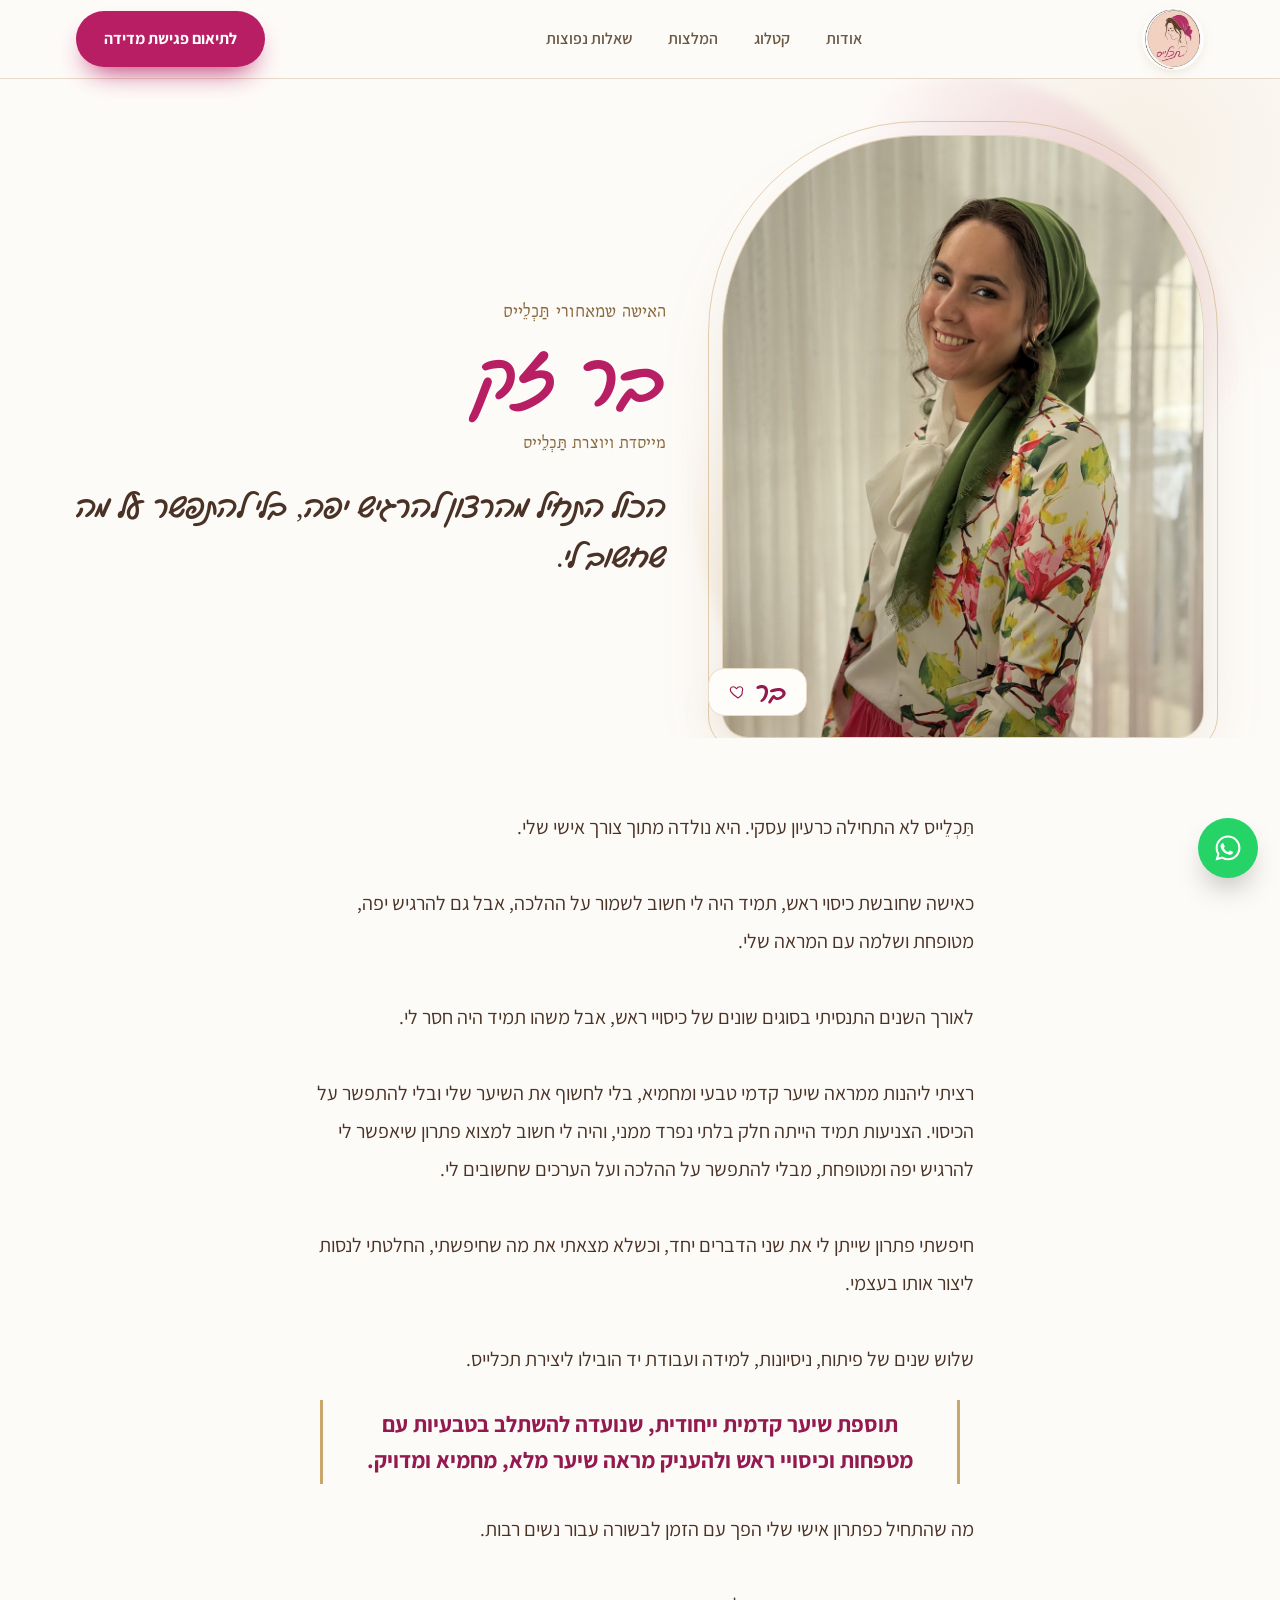
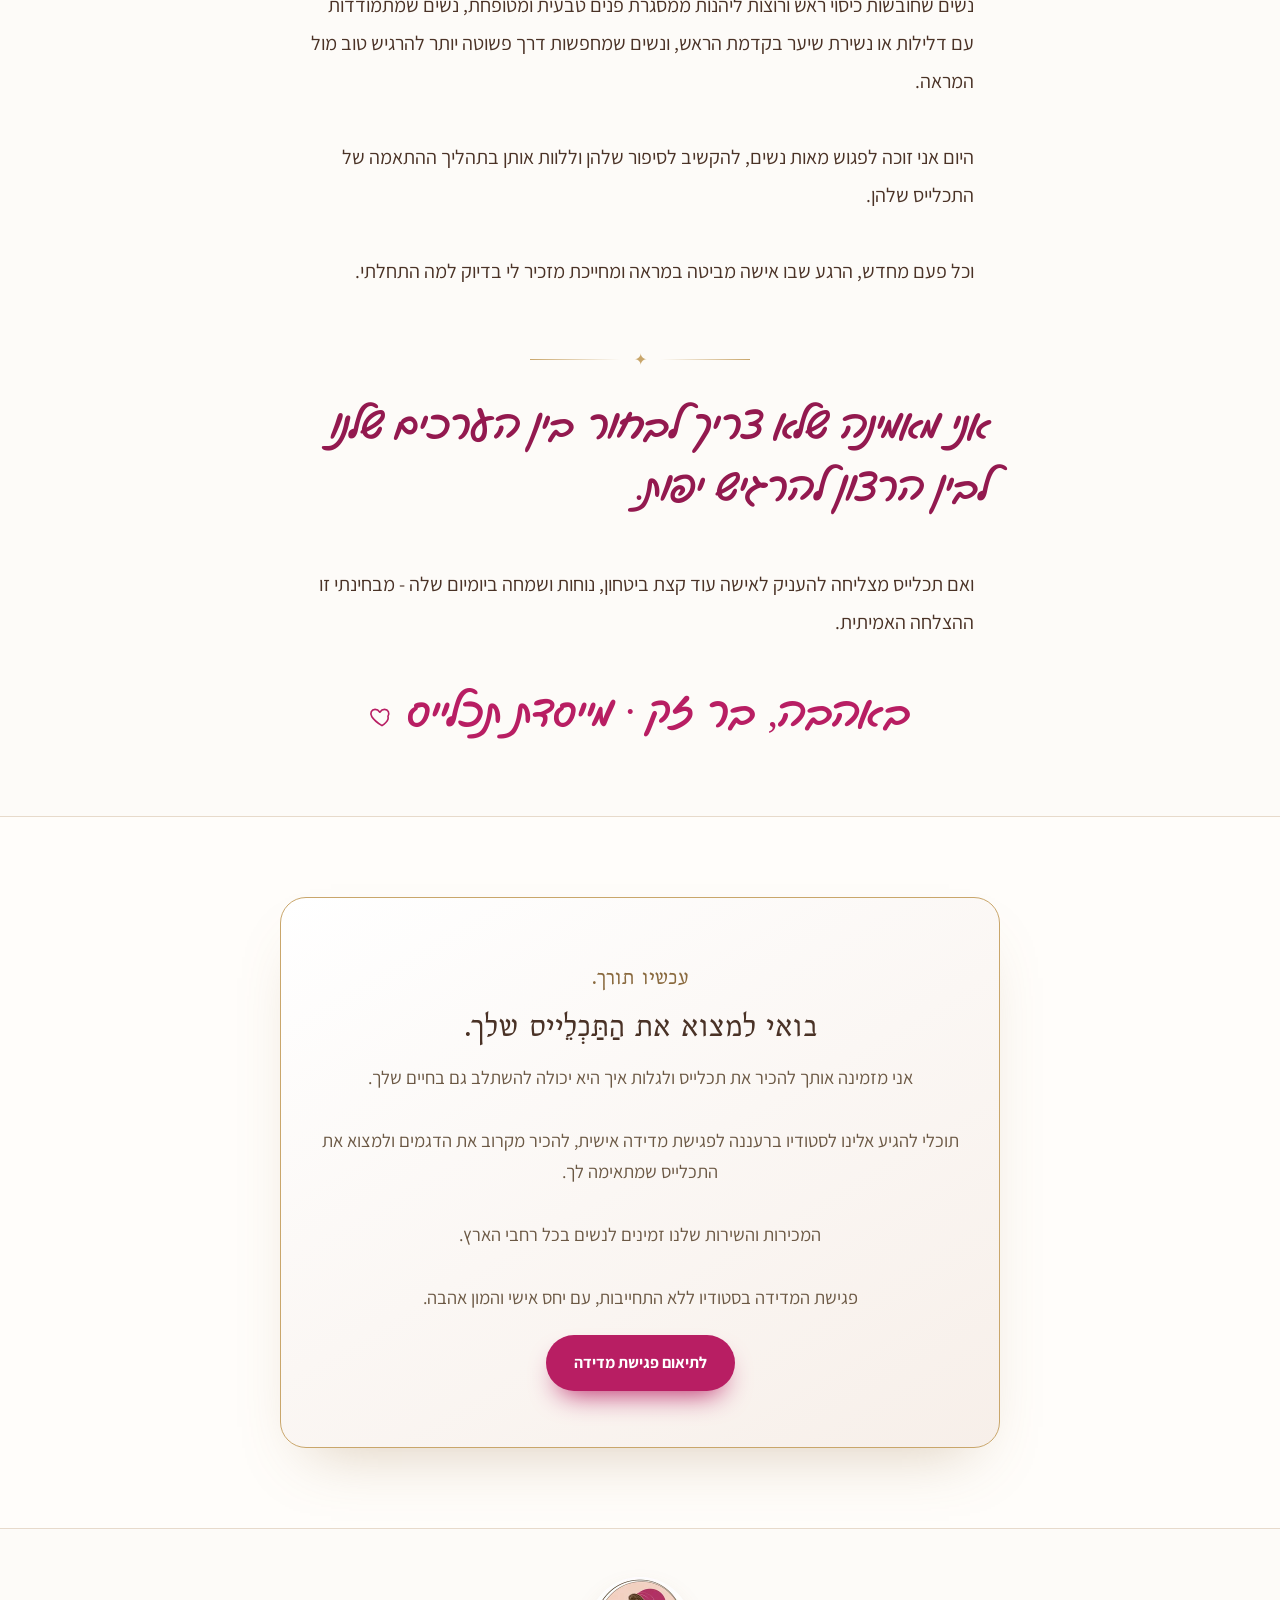
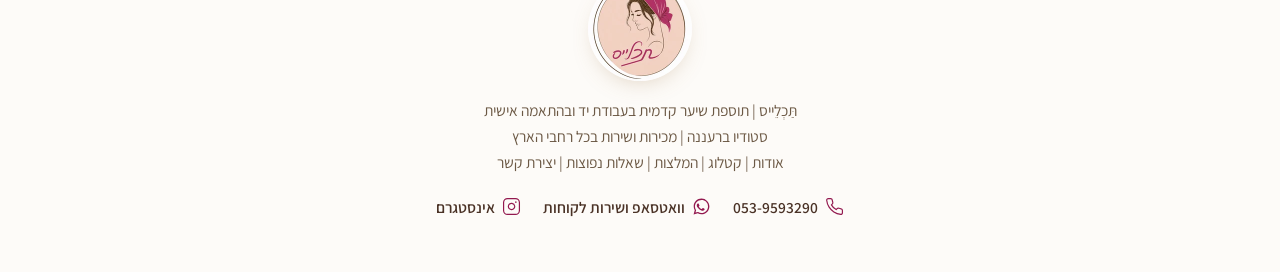
<file: about.html>
<!DOCTYPE html>
<html lang="he" dir="rtl">
<head>
<meta charset="utf-8">
<meta name="viewport" content="width=device-width, initial-scale=1">
<script>if(!matchMedia('(prefers-reduced-motion: reduce)').matches)document.documentElement.classList.add('js-anim');</script>
<title>בר זק, מייסדת תכלייס | הסיפור מאחורי פאת הפרונט</title>
<meta name="description" content="בר זק פיתחה במשך שלוש שנים פאת פרונט בעבודת יד, מתוך אמונה שאפשר גם כיסוי ראש מלא וגם מראה טבעי. הסיפור מאחורי תכלייס והדרך לליווי מאות נשים.">
<meta name="theme-color" content="#B81E63">
<link rel="icon" href="favicon.ico" sizes="48x48">
<link rel="icon" href="assets/icon-192.png" type="image/png" sizes="192x192">
<link rel="apple-touch-icon" href="assets/apple-touch-icon.png">
<meta name="robots" content="index, follow, max-image-preview:large, max-snippet:-1, max-video-preview:-1">
<link rel="canonical" href="https://tachlace.net/about.html">

<meta property="og:type" content="profile">
<meta property="og:locale" content="he_IL">
<meta property="og:site_name" content="תכלייס">
<meta property="og:url" content="https://tachlace.net/about.html">
<meta property="og:title" content="בר זק, מייסדת תכלייס | הסיפור מאחורי פאת הפרונט">
<meta property="og:description" content="שלוש שנים של פיתוח ועבודת יד עד ללידת פאת הפרונט הייחודית, מתוך אמונה שלא צריך לבחור בין ההלכה לבין תחושת הביטחון והיופי.">
<meta property="og:image" content="https://tachlace.net/assets/about.jpg">
<meta property="og:image:width" content="1000">
<meta property="og:image:height" content="1333">
<meta property="og:image:alt" content="בר זק, מייסדת תכלייס">
<meta name="twitter:card" content="summary_large_image">
<meta name="twitter:title" content="בר זק, מייסדת תכלייס">
<meta name="twitter:description" content="הסיפור מאחורי תכלייס - שלוש שנים של פיתוח עד ללידת פאת הפרונט הייחודית.">
<meta name="twitter:image" content="https://tachlace.net/assets/about.jpg">

<!-- Person + Breadcrumb: מחזק את הישות "בר זק" מול גוגל ומנועי AI (E-E-A-T) -->
<script type="application/ld+json">
{
  "@context": "https://schema.org",
  "@type": "Person",
  "name": "בר זק",
  "alternateName": "בר רבקה זק",
  "jobTitle": "מייסדת תכלייס",
  "url": "https://tachlace.net/about.html",
  "image": "https://tachlace.net/assets/about.jpg",
  "description": "מייסדת תכלייס, שפיתחה במשך שלוש שנים פאת פרונט בעבודת יד לחובשות מטפחות ולנשים עם שיער דליל.",
  "worksFor": {
    "@type": "HealthAndBeautyBusiness",
    "name": "תכלייס",
    "@id": "https://tachlace.net/#business"
  },
  "knowsAbout": [
    "פאת פרונט",
    "פאת פרונטופ",
    "תוספת שיער קדמית",
    "כיסוי ראש לנשים"
  ]
}
</script>
<script type="application/ld+json">
{
  "@context": "https://schema.org",
  "@type": "BreadcrumbList",
  "itemListElement": [
    { "@type": "ListItem", "position": 1, "name": "דף הבית", "item": "https://tachlace.net/" },
    { "@type": "ListItem", "position": 2, "name": "אודות" }
  ]
}
</script>

<link rel="preconnect" href="https://fonts.googleapis.com">
<link rel="preconnect" href="https://fonts.gstatic.com" crossorigin>
<link href="https://fonts.googleapis.com/css2?family=Bellefair&family=Assistant:wght@300;400;500;600;700&display=swap" rel="stylesheet">

<link rel="stylesheet" href="css/fonts.css">
<link rel="stylesheet" href="css/style.css">
</head>
<body>

<a href="#main" class="skip-link">דלגי לתוכן הראשי</a>

<svg style="display:none" aria-hidden="true">
  <defs>
    <symbol id="icon-wa" viewBox="0 0 24 24"><path fill="currentColor" d="M12.04 2c-5.46 0-9.9 4.44-9.9 9.9 0 1.75.46 3.45 1.32 4.95L2 22l5.25-1.38a9.9 9.9 0 0 0 4.79 1.22h.01c5.46 0 9.9-4.44 9.9-9.9 0-2.64-1.03-5.12-2.9-6.99A9.82 9.82 0 0 0 12.04 2zm0 1.67c2.19 0 4.25.85 5.8 2.4a8.19 8.19 0 0 1 2.4 5.83c0 4.55-3.7 8.25-8.25 8.25a8.23 8.23 0 0 1-4.2-1.15l-.3-.18-3.12.82.83-3.04-.2-.31a8.19 8.19 0 0 1-1.26-4.39c0-4.55 3.71-8.23 8.3-8.23zm-4.53 4.6c-.16 0-.42.06-.64.31-.22.25-.85.83-.85 2.02 0 1.19.87 2.34.99 2.5.12.16 1.7 2.72 4.19 3.7.58.24 1.03.38 1.39.49.58.18 1.11.15 1.53.09.47-.07 1.44-.59 1.64-1.16.2-.57.2-1.06.14-1.16-.06-.1-.22-.16-.46-.28-.24-.12-1.44-.71-1.66-.79-.22-.08-.38-.12-.55.12-.16.24-.63.79-.77.95-.14.16-.28.18-.52.06-.24-.12-1.01-.37-1.93-1.19-.71-.63-1.19-1.41-1.33-1.65-.14-.24-.02-.37.1-.49.11-.11.24-.28.36-.42.12-.14.16-.24.24-.4.08-.16.04-.3-.02-.42-.06-.12-.55-1.34-.76-1.83-.2-.48-.4-.42-.55-.42h-.47z"></path></symbol>
    <symbol id="icon-phone" viewBox="0 0 24 24"><path fill="none" stroke="currentColor" stroke-width="1.5" stroke-linecap="round" stroke-linejoin="round" d="M22 16.92v3a2 2 0 0 1-2.18 2 19.79 19.79 0 0 1-8.63-3.07 19.5 19.5 0 0 1-6-6 19.79 19.79 0 0 1-3.07-8.67A2 2 0 0 1 4.11 2h3a2 2 0 0 1 2 1.72c.13.96.36 1.9.7 2.81a2 2 0 0 1-.45 2.11L8.09 9.91a16 16 0 0 0 6 6l1.27-1.27a2 2 0 0 1 2.11-.45c.91.34 1.85.57 2.81.7A2 2 0 0 1 22 16.92z"></path></symbol>
    <symbol id="icon-instagram" viewBox="0 0 24 24"><rect x="2" y="2" width="20" height="20" rx="5" fill="none" stroke="currentColor" stroke-width="1.5"></rect><path fill="none" stroke="currentColor" stroke-width="1.5" d="M16 11.37A4 4 0 1 1 12.63 8 4 4 0 0 1 16 11.37z"></path><line x1="17.5" y1="6.5" x2="17.51" y2="6.5" stroke="currentColor" stroke-width="2" stroke-linecap="round"></line></symbol>
    <symbol id="icon-heart" viewBox="0 0 24 24"><path d="M12 20s-7-4.35-9.5-8.5C.7 8.2 2.3 5 5.6 5c1.9 0 3.3 1 4.4 2.6C11.1 6 12.5 5 14.4 5c3.3 0 4.9 3.2 3.1 6.5C19 15.65 12 20 12 20z" fill="none" stroke="currentColor" stroke-width="1.5" stroke-linejoin="round"></path></symbol>
  </defs>
</svg>

<!-- ===== ניווט ===== -->
<header class="nav">
  <div class="wrap">
    <a href="index.html" class="brand" aria-label="תכלייס - לעמוד הבית">
      <img src="assets/logo-208.webp" width="62" height="62" alt="תכלייס">
    </a>
    <nav class="menu" aria-label="ניווט ראשי">
      <a href="about.html" aria-current="page">אודות</a>
      <a href="catalog.html">קטלוג</a>
      <a href="index.html#reviews">המלצות</a>
      <a href="index.html#faq">שאלות נפוצות</a>
    </nav>
    <div class="nav-actions">
      <a class="btn btn-main" href="https://wa.me/972539593290?text=%D7%94%D7%99%D7%99%2C%20%D7%90%D7%A9%D7%9E%D7%97%20%D7%9C%D7%A7%D7%91%D7%9C%20%D7%A4%D7%A8%D7%98%D7%99%D7%9D%20%D7%A0%D7%95%D7%A1%D7%A4%D7%99%D7%9D%20%D7%A2%D7%9C%20%D7%AA%D7%9B%D7%9C%D7%99%D7%99%D7%A1%20%D7%95%D7%9C%D7%A9%D7%9E%D7%95%D7%A2%20%D7%A2%D7%9C%20%D7%90%D7%A4%D7%A9%D7%A8%D7%95%D7%99%D7%95%D7%AA%20%D7%94%D7%A8%D7%9B%D7%99%D7%A9%D7%94%20%D7%95%D7%94%D7%94%D7%AA%D7%90%D7%9E%D7%94.">לתיאום פגישת מדידה</a>
      <button class="hamburger" aria-expanded="false" aria-controls="mobile-menu" aria-label="פתיחת תפריט">
        <span></span>
      </button>
    </div>
  </div>
  <nav id="mobile-menu" class="mobile-menu" aria-label="ניווט מובייל">
    <a href="about.html" aria-current="page">אודות</a>
    <a href="catalog.html">קטלוג</a>
    <a href="index.html#reviews">המלצות</a>
    <a href="index.html#faq">שאלות נפוצות</a>
    <a class="btn btn-main" href="https://wa.me/972539593290?text=%D7%94%D7%99%D7%99%2C%20%D7%90%D7%A9%D7%9E%D7%97%20%D7%9C%D7%A7%D7%91%D7%9C%20%D7%A4%D7%A8%D7%98%D7%99%D7%9D%20%D7%A0%D7%95%D7%A1%D7%A4%D7%99%D7%9D%20%D7%A2%D7%9C%20%D7%AA%D7%9B%D7%9C%D7%99%D7%99%D7%A1%20%D7%95%D7%9C%D7%A9%D7%9E%D7%95%D7%A2%20%D7%A2%D7%9C%20%D7%90%D7%A4%D7%A9%D7%A8%D7%95%D7%99%D7%95%D7%AA%20%D7%94%D7%A8%D7%9B%D7%99%D7%A9%D7%94%20%D7%95%D7%94%D7%94%D7%AA%D7%90%D7%9E%D7%94.">לתיאום פגישת מדידה</a>
  </nav>
</header>

<a class="wa-float" href="https://wa.me/972539593290?text=%D7%94%D7%99%D7%99%2C%20%D7%90%D7%A9%D7%9E%D7%97%20%D7%9C%D7%A7%D7%91%D7%9C%20%D7%A4%D7%A8%D7%98%D7%99%D7%9D%20%D7%A0%D7%95%D7%A1%D7%A4%D7%99%D7%9D%20%D7%A2%D7%9C%20%D7%AA%D7%9B%D7%9C%D7%99%D7%99%D7%A1%20%D7%95%D7%9C%D7%A9%D7%9E%D7%95%D7%A2%20%D7%A2%D7%9C%20%D7%90%D7%A4%D7%A9%D7%A8%D7%95%D7%99%D7%95%D7%AA%20%D7%94%D7%A8%D7%9B%D7%99%D7%A9%D7%94%20%D7%95%D7%94%D7%94%D7%AA%D7%90%D7%9E%D7%94." aria-label="דברי איתנו">
  <svg><use href="#icon-wa"></use></svg>
</a>

<main id="main">

  <!-- ===== מבוא: תמונה + שם ===== -->
  <header class="about-hero">
    <div class="wrap">
      <div class="about-portrait">
        <span class="about-glow" aria-hidden="true"></span>
        <div class="about-frame-line"></div>
        <div class="about-portrait-frame">
          <img src="assets/about.jpg" width="1000" height="1333" alt="בר זק, מייסדת תכלייס">
        </div>
        <div class="about-portrait-sign">בר <svg aria-hidden="true"><use href="#icon-heart"></use></svg></div>
      </div>
      <div class="about-intro">
        <div class="eyebrow tagline">האישה שמאחורי תַּכְלֵייס</div>
        <h1 class="about-name">בר זק</h1>
        <div class="about-role">מייסדת ויוצרת תַּכְלֵייס</div>
        <p class="about-lead">הכול התחיל מהרצון להרגיש יפה, בלי להתפשר על מה שחשוב לי.</p>
      </div>
    </div>
  </header>

  <!-- ===== הסיפור ===== -->
  <section class="about-story">
    <div class="wrap">
      <p>תַּכְלֵייס לא התחילה כרעיון עסקי. היא נולדה מתוך צורך אישי שלי.<br><br>כאישה שחובשת כיסוי ראש, תמיד היה לי חשוב לשמור על ההלכה, אבל גם להרגיש יפה, מטופחת ושלמה עם המראה שלי.<br><br>לאורך השנים התנסיתי בסוגים שונים של כיסויי ראש, אבל משהו תמיד היה חסר לי.<br><br>רציתי ליהנות ממראה שיער קדמי טבעי ומחמיא, בלי לחשוף את השיער שלי ובלי להתפשר על הכיסוי. הצניעות תמיד הייתה חלק בלתי נפרד ממני, והיה לי חשוב למצוא פתרון שיאפשר לי להרגיש יפה ומטופחת, מבלי להתפשר על ההלכה ועל הערכים שחשובים לי.<br><br>חיפשתי פתרון שייתן לי את שני הדברים יחד, וכשלא מצאתי את מה שחיפשתי, החלטתי לנסות ליצור אותו בעצמי.<br><br>שלוש שנים של פיתוח, ניסיונות, למידה ועבודת יד הובילו ליצירת תכלייס.</p>

      <p class="about-highlight"><strong>תוספת שיער קדמית ייחודית, שנועדה להשתלב בטבעיות עם מטפחות וכיסויי ראש ולהעניק מראה שיער מלא, מחמיא ומדויק.</strong></p>

      <p>מה שהתחיל כפתרון אישי שלי הפך עם הזמן לבשורה עבור נשים רבות.<br><br>נשים שחובשות כיסוי ראש ורוצות ליהנות ממסגרת פנים טבעית ומטופחת, נשים שמתמודדות עם דלילות או נשירת שיער בקדמת הראש, ונשים שמחפשות דרך פשוטה יותר להרגיש טוב מול המראה.<br><br>היום אני זוכה לפגוש מאות נשים, להקשיב לסיפור שלהן וללוות אותן בתהליך ההתאמה של התכלייס שלהן.<br><br>וכל פעם מחדש, הרגע שבו אישה מביטה במראה ומחייכת מזכיר לי בדיוק למה התחלתי.</p>
    </div>

    <!-- ציטוט בכתב יד -->
    <div class="about-quote">
      <div class="divider"><span>✦</span></div>
      <p>אני מאמינה שלא צריך לבחור בין הערכים שלנו לבין הרצון להרגיש יפות.</p>
    </div>

    <div class="wrap">
      <p>ואם תכלייס מצליחה להעניק לאישה עוד קצת ביטחון, נוחות ושמחה ביומיום שלה - מבחינתי זו ההצלחה האמיתית.</p>
    </div>

    <!-- חתימה בכתב יד -->
    <div class="about-sign">
      <div class="sign"> באהבה, בר זק · מייסדת תכלייס <svg style="width:26px;height:26px;vertical-align:-4px" aria-hidden="true"><use href="#icon-heart"></use></svg></div>
    </div>
  </section>

  <!-- ===== CTA ===== -->
  <section class="band">
    <div class="wrap"><div class="inner">
      <div class="eyebrow tagline">עכשיו תורך.</div>
      <h2>בואי למצוא את הַתַּכְלֵייס שלך.</h2>
      <p>אני מזמינה אותך להכיר את תכלייס ולגלות איך היא יכולה להשתלב גם בחיים שלך.<br><br>תוכלי להגיע אלינו לסטודיו ברעננה לפגישת מדידה אישית, להכיר מקרוב את הדגמים ולמצוא את התכלייס שמתאימה לך.<br><br>המכירות והשירות שלנו זמינים לנשים בכל רחבי הארץ.<br><br>פגישת המדידה בסטודיו ללא התחייבות, עם יחס אישי והמון אהבה.</p>
      <a class="btn btn-main" href="https://wa.me/972539593290?text=%D7%94%D7%99%D7%99%2C%20%D7%90%D7%A9%D7%9E%D7%97%20%D7%9C%D7%A7%D7%91%D7%9C%20%D7%A4%D7%A8%D7%98%D7%99%D7%9D%20%D7%A0%D7%95%D7%A1%D7%A4%D7%99%D7%9D%20%D7%A2%D7%9C%20%D7%AA%D7%9B%D7%9C%D7%99%D7%99%D7%A1%20%D7%95%D7%9C%D7%A9%D7%9E%D7%95%D7%A2%20%D7%A2%D7%9C%20%D7%90%D7%A4%D7%A9%D7%A8%D7%95%D7%99%D7%95%D7%AA%20%D7%94%D7%A8%D7%9B%D7%99%D7%A9%D7%94%20%D7%95%D7%94%D7%94%D7%AA%D7%90%D7%9E%D7%94.">לתיאום פגישת מדידה</a>
    </div></div>
  </section>

</main>

<footer>
  <img class="f-logo" src="assets/logo-208.webp" width="104" height="104" alt="תכלייס" loading="lazy">
  <div>תַּכְלֵייס | תוספת שיער קדמית בעבודת יד ובהתאמה אישית<br>סטודיו ברעננה | מכירות ושירות בכל רחבי הארץ</div><div class="f-nav"><a href="about.html">אודות</a> | <a href="catalog.html">קטלוג</a> | <a href="index.html#reviews">המלצות</a> | <a href="index.html#faq">שאלות נפוצות</a> | <a href="index.html#contact">יצירת קשר</a></div>
  <div class="f-links">
    <a href="tel:+972539593290"><svg><use href="#icon-phone"></use></svg>053-9593290</a>
    <a href="https://wa.me/972539593290?text=%D7%94%D7%99%D7%99%2C%20%D7%90%D7%A9%D7%9E%D7%97%20%D7%9C%D7%A7%D7%91%D7%9C%20%D7%A4%D7%A8%D7%98%D7%99%D7%9D%20%D7%A0%D7%95%D7%A1%D7%A4%D7%99%D7%9D%20%D7%A2%D7%9C%20%D7%AA%D7%9B%D7%9C%D7%99%D7%99%D7%A1%20%D7%95%D7%9C%D7%A9%D7%9E%D7%95%D7%A2%20%D7%A2%D7%9C%20%D7%90%D7%A4%D7%A9%D7%A8%D7%95%D7%99%D7%95%D7%AA%20%D7%94%D7%A8%D7%9B%D7%99%D7%A9%D7%94%20%D7%95%D7%94%D7%94%D7%AA%D7%90%D7%9E%D7%94."><svg><use href="#icon-wa"></use></svg> וואטסאפ ושירות לקוחות </a>
    <a href="https://instagram.com/tachlace"><svg><use href="#icon-instagram"></use></svg>אינסטגרם</a>
  </div>
</footer>

<script src="js/main.js"></script>
</body>
</html>
</file>
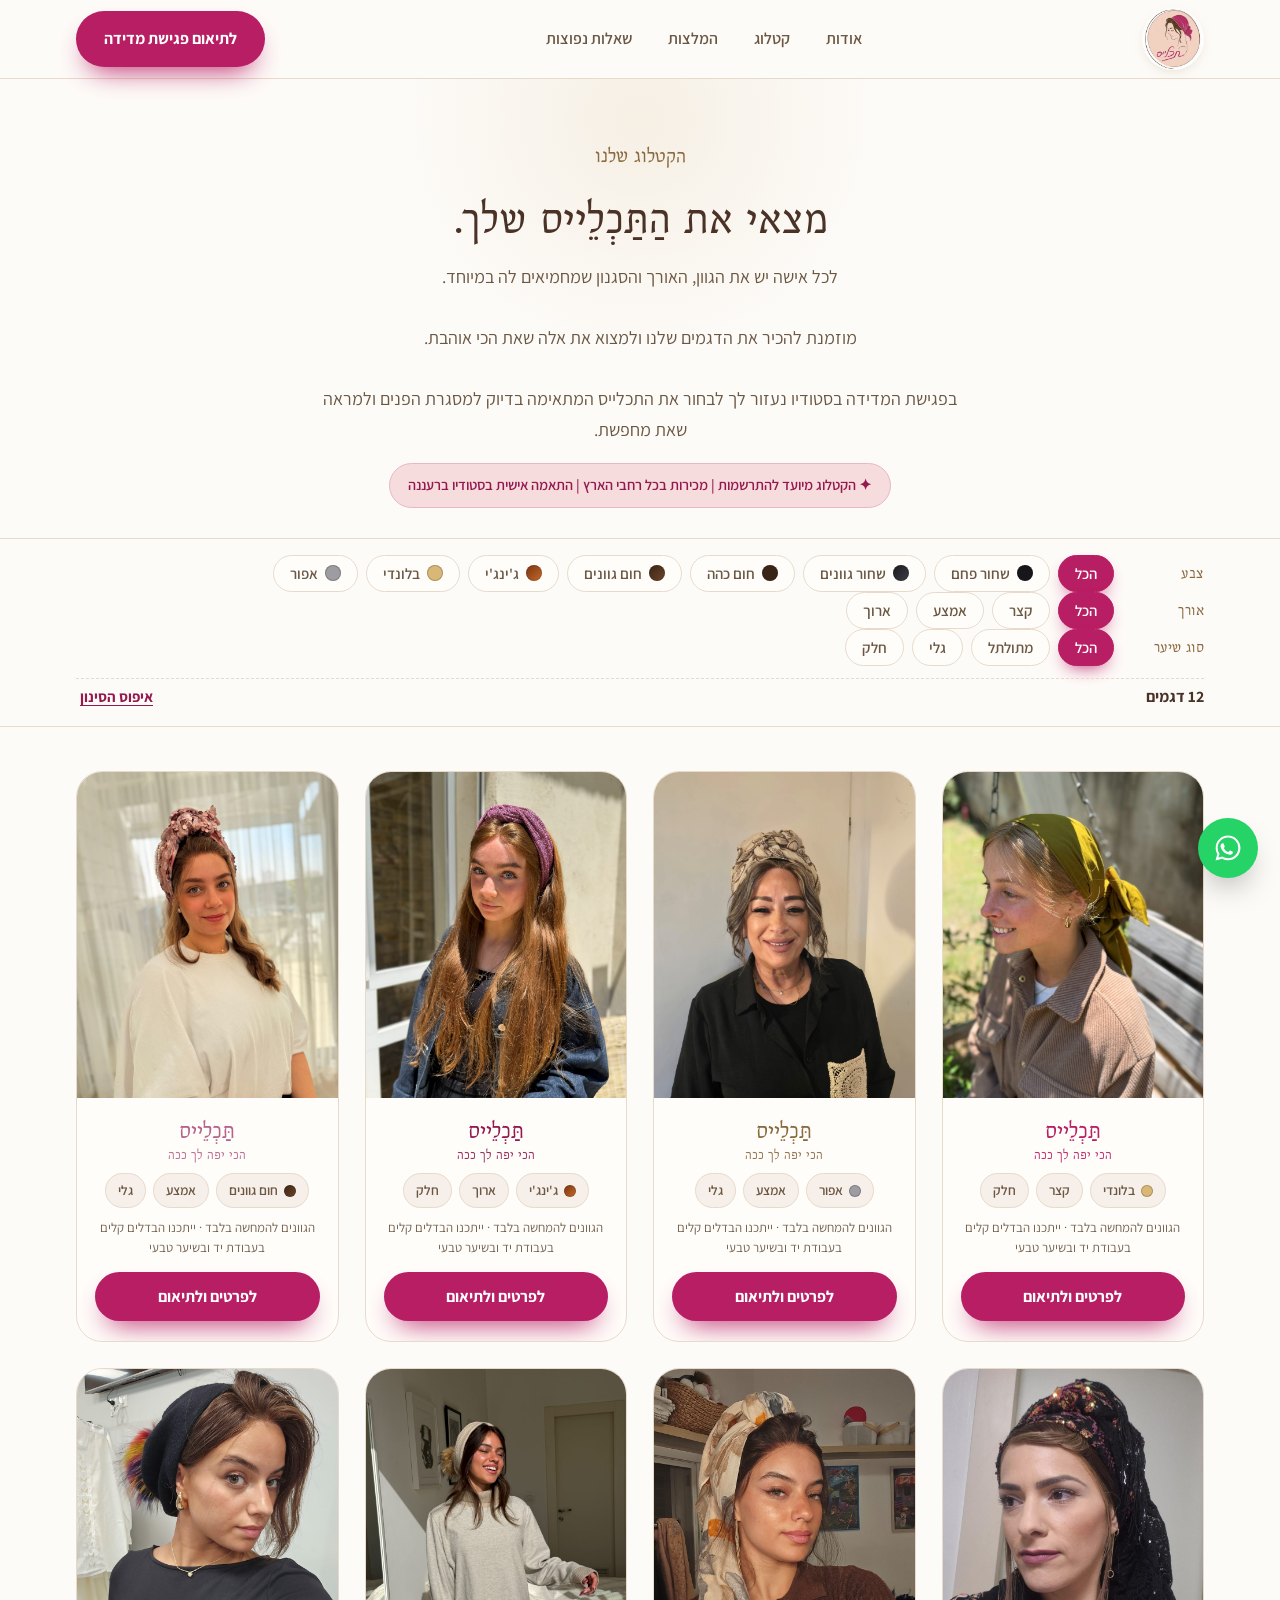
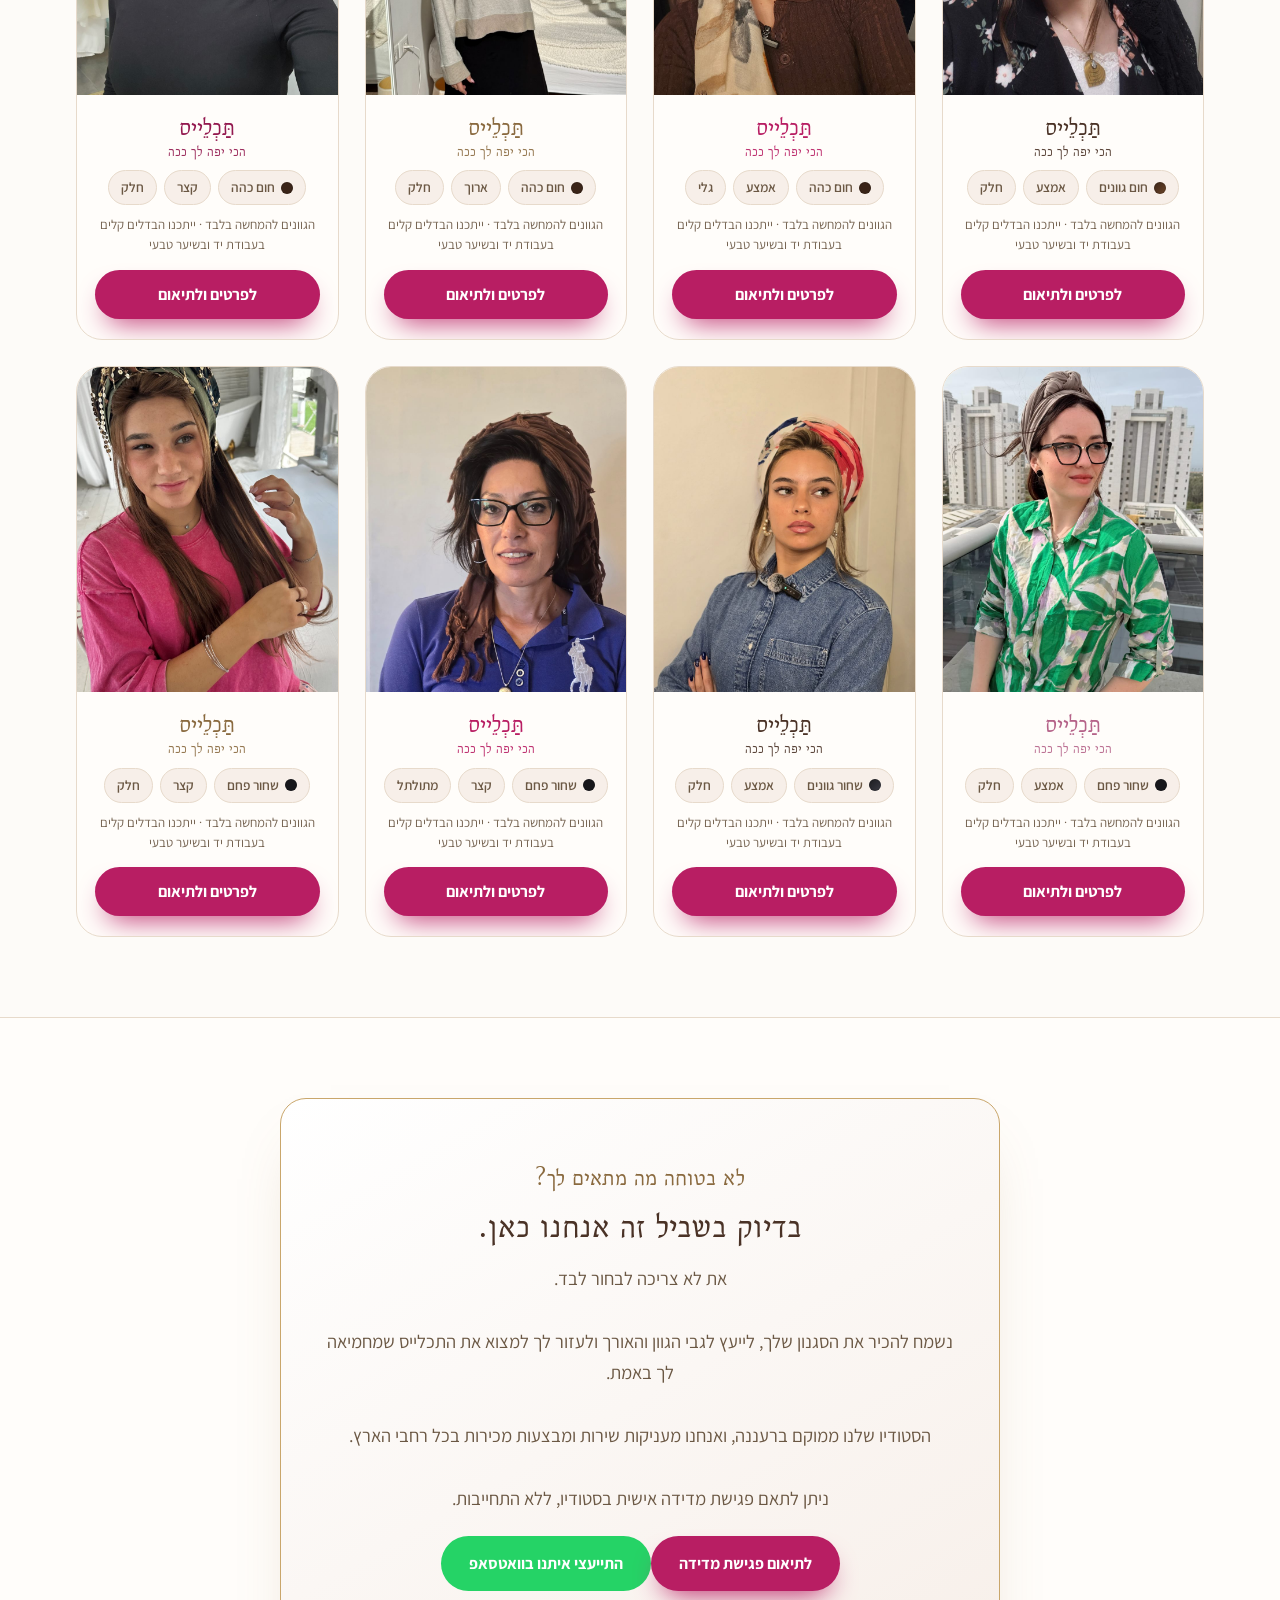
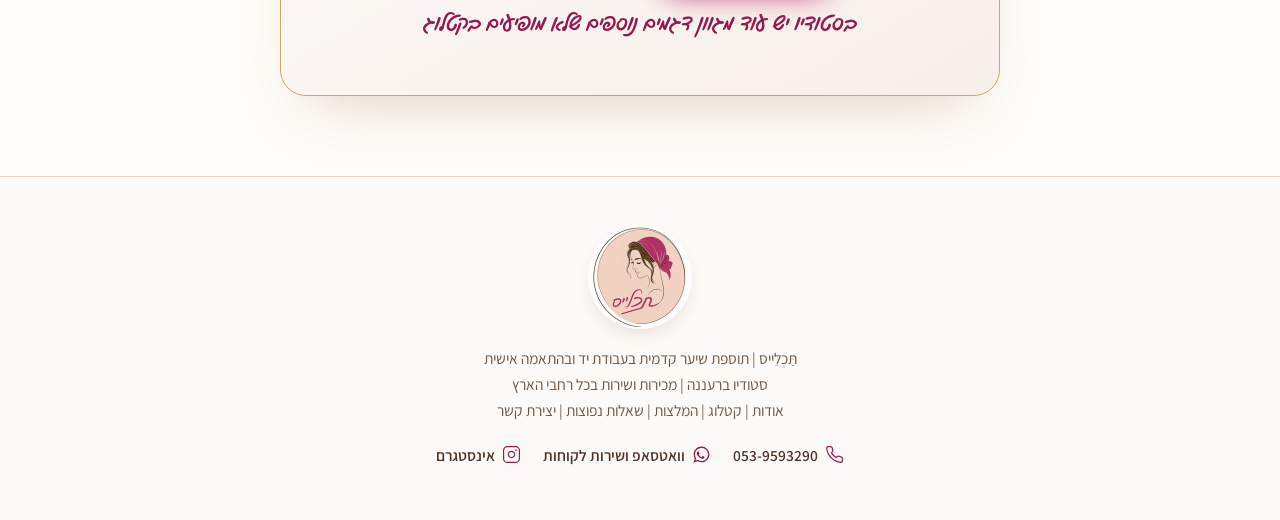
<file: catalog.html>
<!DOCTYPE html>
<html lang="he" dir="rtl">
<head>
<meta charset="utf-8">
<meta name="viewport" content="width=device-width, initial-scale=1">
<title>קטלוג פאות פרונט ותוספות שיער | תכלייס רעננה</title>
<meta name="description" content="קטלוג דגמי תכלייס: פאות פרונט ותוספות שיער בעבודת יד. סינון לפי צבע, אורך וסוג שיער - שחור, חום, בלונדי, ג'ינג'י ואפור. התאמה אישית בסטודיו ברעננה.">
<meta name="theme-color" content="#B81E63">
<link rel="icon" href="favicon.ico" sizes="48x48">
<link rel="icon" href="assets/icon-192.png" type="image/png" sizes="192x192">
<link rel="apple-touch-icon" href="assets/apple-touch-icon.png">
<meta name="robots" content="index, follow, max-image-preview:large, max-snippet:-1, max-video-preview:-1">
<link rel="canonical" href="https://tachlace.net/catalog.html">

<meta property="og:type" content="website">
<meta property="og:locale" content="he_IL">
<meta property="og:site_name" content="תכלייס">
<meta property="og:url" content="https://tachlace.net/catalog.html">
<meta property="og:title" content="קטלוג פאות פרונט ותוספות שיער | תכלייס רעננה">
<meta property="og:description" content="דגמי תכלייס בעבודת יד, לפי צבע, אורך וסוג שיער. התאמה אישית בסטודיו ברעננה, שירות בכל הארץ.">
<meta property="og:image" content="https://tachlace.net/assets/og-cover.jpg">
<meta property="og:image:alt" content="תכלייס - קטלוג פאות פרונט ותוספות שיער בעבודת יד">
<meta property="og:image:width" content="1200">
<meta property="og:image:height" content="630">
<meta name="twitter:card" content="summary_large_image">
<meta name="twitter:title" content="קטלוג פאות פרונט ותוספות שיער | תכלייס">
<meta name="twitter:description" content="דגמי תכלייס בעבודת יד, לפי צבע, אורך וסוג שיער.">
<meta name="twitter:image" content="https://tachlace.net/assets/og-cover.jpg">

<script type="application/ld+json">
{
  "@context": "https://schema.org",
  "@type": "BreadcrumbList",
  "itemListElement": [
    { "@type": "ListItem", "position": 1, "name": "דף הבית", "item": "https://tachlace.net/" },
    { "@type": "ListItem", "position": 2, "name": "קטלוג" }
  ]
}
</script>
<script type="application/ld+json">
{
  "@context": "https://schema.org",
  "@type": "CollectionPage",
  "name": "קטלוג פאות פרונט ותוספות שיער תכלייס",
  "url": "https://tachlace.net/catalog.html",
  "description": "דגמי פאות פרונט ותוספות שיער בעבודת יד, לפי צבע, אורך וסוג שיער.",
  "isPartOf": { "@type": "WebSite", "name": "תכלייס", "url": "https://tachlace.net/" },
  "about": { "@id": "https://tachlace.net/#business" }
}
</script>

<link rel="preconnect" href="https://fonts.googleapis.com">
<link rel="preconnect" href="https://fonts.gstatic.com" crossorigin>
<link href="https://fonts.googleapis.com/css2?family=Bellefair&family=Assistant:wght@300;400;500;600;700&display=swap" rel="stylesheet">

<link rel="stylesheet" href="css/fonts.css">
<link rel="stylesheet" href="css/style.css">
</head>
<body>

<a href="#cat-main" class="skip-link">דלגי לקטלוג</a>

<svg style="display:none" aria-hidden="true">
  <defs>
    <symbol id="icon-wa" viewBox="0 0 24 24"><path fill="currentColor" d="M12.04 2c-5.46 0-9.9 4.44-9.9 9.9 0 1.75.46 3.45 1.32 4.95L2 22l5.25-1.38a9.9 9.9 0 0 0 4.79 1.22h.01c5.46 0 9.9-4.44 9.9-9.9 0-2.64-1.03-5.12-2.9-6.99A9.82 9.82 0 0 0 12.04 2zm0 1.67c2.19 0 4.25.85 5.8 2.4a8.19 8.19 0 0 1 2.4 5.83c0 4.55-3.7 8.25-8.25 8.25a8.23 8.23 0 0 1-4.2-1.15l-.3-.18-3.12.82.83-3.04-.2-.31a8.19 8.19 0 0 1-1.26-4.39c0-4.55 3.71-8.23 8.3-8.23zm-4.53 4.6c-.16 0-.42.06-.64.31-.22.25-.85.83-.85 2.02 0 1.19.87 2.34.99 2.5.12.16 1.7 2.72 4.19 3.7.58.24 1.03.38 1.39.49.58.18 1.11.15 1.53.09.47-.07 1.44-.59 1.64-1.16.2-.57.2-1.06.14-1.16-.06-.1-.22-.16-.46-.28-.24-.12-1.44-.71-1.66-.79-.22-.08-.38-.12-.55.12-.16.24-.63.79-.77.95-.14.16-.28.18-.52.06-.24-.12-1.01-.37-1.93-1.19-.71-.63-1.19-1.41-1.33-1.65-.14-.24-.02-.37.1-.49.11-.11.24-.28.36-.42.12-.14.16-.24.24-.4.08-.16.04-.3-.02-.42-.06-.12-.55-1.34-.76-1.83-.2-.48-.4-.42-.55-.42h-.47z"></path></symbol>
    <symbol id="icon-phone" viewBox="0 0 24 24"><path fill="none" stroke="currentColor" stroke-width="1.5" stroke-linecap="round" stroke-linejoin="round" d="M22 16.92v3a2 2 0 0 1-2.18 2 19.79 19.79 0 0 1-8.63-3.07 19.5 19.5 0 0 1-6-6 19.79 19.79 0 0 1-3.07-8.67A2 2 0 0 1 4.11 2h3a2 2 0 0 1 2 1.72c.13.96.36 1.9.7 2.81a2 2 0 0 1-.45 2.11L8.09 9.91a16 16 0 0 0 6 6l1.27-1.27a2 2 0 0 1 2.11-.45c.91.34 1.85.57 2.81.7A2 2 0 0 1 22 16.92z"></path></symbol>
    <symbol id="icon-instagram" viewBox="0 0 24 24"><rect x="2" y="2" width="20" height="20" rx="5" fill="none" stroke="currentColor" stroke-width="1.5"></rect><path fill="none" stroke="currentColor" stroke-width="1.5" d="M16 11.37A4 4 0 1 1 12.63 8 4 4 0 0 1 16 11.37z"></path><line x1="17.5" y1="6.5" x2="17.51" y2="6.5" stroke="currentColor" stroke-width="2" stroke-linecap="round"></line></symbol>
  </defs>
</svg>

<!-- ===== ניווט ===== -->
<header class="nav">
  <div class="wrap">
    <a href="index.html" class="brand" aria-label="תכלייס - לעמוד הבית">
      <img src="assets/logo-208.webp" width="62" height="62" alt="תכלייס">
    </a>
    <nav class="menu" aria-label="ניווט ראשי">
      <a href="about.html">אודות</a>
      <a href="catalog.html" aria-current="page">קטלוג</a>
      <a href="index.html#reviews">המלצות</a>
      <a href="index.html#faq">שאלות נפוצות</a>
    </nav>
    <div class="nav-actions">
      <a class="btn btn-main" href="https://wa.me/972539593290?text=%D7%94%D7%99%D7%99%2C%20%D7%90%D7%A9%D7%9E%D7%97%20%D7%9C%D7%A7%D7%91%D7%9C%20%D7%A4%D7%A8%D7%98%D7%99%D7%9D%20%D7%A0%D7%95%D7%A1%D7%A4%D7%99%D7%9D%20%D7%A2%D7%9C%20%D7%AA%D7%9B%D7%9C%D7%99%D7%99%D7%A1%20%D7%95%D7%9C%D7%A9%D7%9E%D7%95%D7%A2%20%D7%A2%D7%9C%20%D7%90%D7%A4%D7%A9%D7%A8%D7%95%D7%99%D7%95%D7%AA%20%D7%94%D7%A8%D7%9B%D7%99%D7%A9%D7%94%20%D7%95%D7%94%D7%94%D7%AA%D7%90%D7%9E%D7%94.">לתיאום פגישת מדידה</a>
      <button class="hamburger" aria-expanded="false" aria-controls="mobile-menu" aria-label="פתיחת תפריט">
        <span></span>
      </button>
    </div>
  </div>
  <nav id="mobile-menu" class="mobile-menu" aria-label="ניווט מובייל">
    <a href="about.html">אודות</a>
    <a href="catalog.html" aria-current="page">קטלוג</a>
    <a href="index.html#reviews">המלצות</a>
    <a href="index.html#faq">שאלות נפוצות</a>
    <a class="btn btn-main" href="https://wa.me/972539593290?text=%D7%94%D7%99%D7%99%2C%20%D7%90%D7%A9%D7%9E%D7%97%20%D7%9C%D7%A7%D7%91%D7%9C%20%D7%A4%D7%A8%D7%98%D7%99%D7%9D%20%D7%A0%D7%95%D7%A1%D7%A4%D7%99%D7%9D%20%D7%A2%D7%9C%20%D7%AA%D7%9B%D7%9C%D7%99%D7%99%D7%A1%20%D7%95%D7%9C%D7%A9%D7%9E%D7%95%D7%A2%20%D7%A2%D7%9C%20%D7%90%D7%A4%D7%A9%D7%A8%D7%95%D7%99%D7%95%D7%AA%20%D7%94%D7%A8%D7%9B%D7%99%D7%A9%D7%94%20%D7%95%D7%94%D7%94%D7%AA%D7%90%D7%9E%D7%94.">לתיאום פגישת מדידה</a>
  </nav>
</header>

<a class="wa-float" href="https://wa.me/972539593290?text=%D7%94%D7%99%D7%99%2C%20%D7%90%D7%A9%D7%9E%D7%97%20%D7%9C%D7%A7%D7%91%D7%9C%20%D7%A4%D7%A8%D7%98%D7%99%D7%9D%20%D7%A0%D7%95%D7%A1%D7%A4%D7%99%D7%9D%20%D7%A2%D7%9C%20%D7%AA%D7%9B%D7%9C%D7%99%D7%99%D7%A1%20%D7%95%D7%9C%D7%A9%D7%9E%D7%95%D7%A2%20%D7%A2%D7%9C%20%D7%90%D7%A4%D7%A9%D7%A8%D7%95%D7%99%D7%95%D7%AA%20%D7%94%D7%A8%D7%9B%D7%99%D7%A9%D7%94%20%D7%95%D7%94%D7%94%D7%AA%D7%90%D7%9E%D7%94." aria-label="דברי איתנו">
  <svg><use href="#icon-wa"></use></svg>
</a>

<!-- ===== כותרת הקטלוג ===== -->
<header class="catalog-hero">
  <div class="wrap">
    <div class="eyebrow tagline">הקטלוג שלנו</div>
    <h1>מצאי את הַתַּכְלֵייס שלך.</h1>
    <p>לכל אישה יש את הגוון, האורך והסגנון שמחמיאים לה במיוחד.<br><br>מוזמנת להכיר את הדגמים שלנו ולמצוא את אלה שאת הכי אוהבת.<br><br>בפגישת המדידה בסטודיו נעזור לך לבחור את התכלייס המתאימה בדיוק למסגרת הפנים ולמראה שאת מחפשת.</p>
    <div class="catalog-note">✦ הקטלוג מיועד להתרשמות | מכירות בכל רחבי הארץ | התאמה אישית בסטודיו ברעננה</div>
  </div>
</header>

<main id="cat-main">
  <!-- ===== סרגל פילטרים ===== -->
  <!-- הסינון המלא (inline) - זרימה רגילה. בדסקטופ דביק, בנייד נגלל טבעית עם התוכן -->
  <div class="cat-toolbar">
    <div class="wrap">
      <div id="cat-filters" class="cat-filters"><!-- קבוצות הפילטר נבנות ב-JS --></div>
      <div class="cat-toolbar-foot">
        <span id="cat-count">—</span>
        <button class="cat-reset" type="button">איפוס הסינון</button>
      </div>
    </div>
  </div>

  <!-- טאב קומפקטי (נייד בלבד) - fixed, מחליק פנימה מלמעלה כשגוללים אל הקטלוג -->
  <button id="cat-tab" class="cat-tab" type="button" aria-expanded="false" aria-controls="cat-tabpanel">
    <span class="cft-main">
      <svg viewBox="0 0 24 24" aria-hidden="true" fill="none" stroke="currentColor" stroke-width="1.6" stroke-linecap="round">
        <line x1="3" y1="7" x2="21" y2="7"></line><circle cx="9" cy="7" r="2.4"></circle>
        <line x1="3" y1="14" x2="21" y2="14"></line><circle cx="15" cy="14" r="2.4"></circle>
      </svg>
      סינון
    </span>
    <span class="cft-meta"><span class="cat-count-m">—</span><span class="cft-chev" aria-hidden="true"></span></span>
  </button>

  <!-- הפאנל שנפתח מהטאב (נייד) - שכבת overlay, עותק מסונכרן של הסינון -->
  <div id="cat-tabpanel" class="cat-tabpanel" role="dialog" aria-modal="true" aria-label="סינון דגמים">
    <div class="cat-tabpanel-head">סינון דגמים</div>
    <div id="cat-filters-2" class="cat-filters"><!-- עותק שני, נבנה ב-JS --></div>
    <div class="cat-toolbar-foot">
      <span class="cat-count-m">—</span>
      <button class="cat-reset" type="button">איפוס הסינון</button>
    </div>
    <button class="cat-tabpanel-apply btn btn-main" type="button">הצג דגמים</button>
  </div>
  <div id="cat-tab-backdrop" class="cat-tab-backdrop"></div>
  <div id="cat-drawer-backdrop" class="cat-drawer-backdrop"></div>

  <!-- ===== רשת הדגמים ===== -->
  <section class="cat-section">
    <div class="wrap">
      <div id="cat-grid" class="cat-grid"><!-- כרטיסי דגם נבנים ב-JS --></div>
      <div id="cat-empty" class="cat-empty" hidden="">
        <h3>לא מצאת את מה שחיפשת?</h3>
        <p>נסי לשנות את אפשרויות הסינון או דברי איתנו.<br><br>נשמח לעזור לך למצוא את התכלייס שמתאימה לך.</p>
        <button id="cat-empty-reset" class="btn btn-gold" type="button">איפוס הסינון</button>
      </div>
    </div>
  </section>

  <!-- ===== CTA ===== -->
  <section class="band">
    <div class="wrap"><div class="inner">
      <div class="eyebrow tagline">לא בטוחה מה מתאים לך?</div>
      <h2>בדיוק בשביל זה אנחנו כאן.</h2>
      <p>את לא צריכה לבחור לבד.<br><br>נשמח להכיר את הסגנון שלך, לייעץ לגבי הגוון והאורך ולעזור לך למצוא את התכלייס שמחמיאה לך באמת.<br><br>הסטודיו שלנו ממוקם ברעננה, ואנחנו מעניקות שירות ומבצעות מכירות בכל רחבי הארץ.<br><br>ניתן לתאם פגישת מדידה אישית בסטודיו, ללא התחייבות.</p>
      <a class="btn btn-main" href="https://wa.me/972539593290?text=%D7%94%D7%99%D7%99%2C%20%D7%90%D7%A9%D7%9E%D7%97%20%D7%9C%D7%A7%D7%91%D7%9C%20%D7%A4%D7%A8%D7%98%D7%99%D7%9D%20%D7%A0%D7%95%D7%A1%D7%A4%D7%99%D7%9D%20%D7%A2%D7%9C%20%D7%AA%D7%9B%D7%9C%D7%99%D7%99%D7%A1%20%D7%95%D7%9C%D7%A9%D7%9E%D7%95%D7%A2%20%D7%A2%D7%9C%20%D7%90%D7%A4%D7%A9%D7%A8%D7%95%D7%99%D7%95%D7%AA%20%D7%94%D7%A8%D7%9B%D7%99%D7%A9%D7%94%20%D7%95%D7%94%D7%94%D7%AA%D7%90%D7%9E%D7%94.">לתיאום פגישת מדידה</a><a class="btn btn-wa" href="https://wa.me/972539593290?text=%D7%94%D7%99%D7%99%2C%20%D7%90%D7%A9%D7%9E%D7%97%20%D7%9C%D7%A7%D7%91%D7%9C%20%D7%A4%D7%A8%D7%98%D7%99%D7%9D%20%D7%A0%D7%95%D7%A1%D7%A4%D7%99%D7%9D%20%D7%A2%D7%9C%20%D7%AA%D7%9B%D7%9C%D7%99%D7%99%D7%A1%20%D7%95%D7%9C%D7%A9%D7%9E%D7%95%D7%A2%20%D7%A2%D7%9C%20%D7%90%D7%A4%D7%A9%D7%A8%D7%95%D7%99%D7%95%D7%AA%20%D7%94%D7%A8%D7%9B%D7%99%D7%A9%D7%94%20%D7%95%D7%94%D7%94%D7%AA%D7%90%D7%9E%D7%94.">התייעצי איתנו בוואטסאפ</a>
      <p class="band-note">בסטודיו יש עוד מגוון דגמים נוספים שלא מופיעים בקטלוג</p>
    </div></div>
  </section>
</main>

<!-- ===== מודל צור קשר לדגם ===== -->
<div id="cat-modal" class="cat-modal" hidden="" role="dialog" aria-modal="true" aria-label="צור קשר לגבי דגם">
  <div class="m-backdrop"></div>
  <div class="m-panel">
    <button class="m-close" type="button" aria-label="סגירה">×</button>
    
    <h3>אהבת את הדגם? בואי נכיר!</h3>
    <p class="m-desc">—</p>
    <p class="m-colornote">נשמח לתת לך פרטים נוספים על הדגם, לעזור לך לבחור את התכלייס המתאימה עבורך ולתאם פגישת מדידה במידת הצורך.<br><br>אנחנו מעניקות שירות ומבצעות מכירות בכל רחבי הארץ.</p>
    <a class="btn btn-wa m-wa" href="#"><svg style="width:18px;height:18px"><use href="#icon-wa"></use></svg> לקבלת פרטים בוואטסאפ </a>
    <div class="m-or">או השאירי פרטים ונחזור אלייך.</div>
    <form class="m-form" novalidate="">
      <label for="m-name">שם מלא</label>
      <input id="m-name" name="name" type="text" autocomplete="name" placeholder="השם שלך" required="">
      <label for="m-phone">מספר טלפון</label>
      <input id="m-phone" name="phone" type="tel" inputmode="tel" autocomplete="tel" placeholder="050-0000000" required="">
      <button class="btn btn-main" type="submit">שליחת פרטים</button>
    </form>
    <p class="m-note">הפנייה נשלחת באמצעות וואטסאפ.</p>
  </div>
</div>

<footer>
  <img class="f-logo" src="assets/logo-208.webp" width="104" height="104" alt="תכלייס" loading="lazy">
  <div>תַּכְלֵייס | תוספת שיער קדמית בעבודת יד ובהתאמה אישית<br>סטודיו ברעננה | מכירות ושירות בכל רחבי הארץ</div><div class="f-nav"><a href="about.html">אודות</a> | <a href="catalog.html">קטלוג</a> | <a href="index.html#reviews">המלצות</a> | <a href="index.html#faq">שאלות נפוצות</a> | <a href="index.html#contact">יצירת קשר</a></div>
  <div class="f-links">
    <a href="tel:+972539593290"><svg><use href="#icon-phone"></use></svg>053-9593290</a>
    <a href="https://wa.me/972539593290?text=%D7%94%D7%99%D7%99%2C%20%D7%90%D7%A9%D7%9E%D7%97%20%D7%9C%D7%A7%D7%91%D7%9C%20%D7%A4%D7%A8%D7%98%D7%99%D7%9D%20%D7%A0%D7%95%D7%A1%D7%A4%D7%99%D7%9D%20%D7%A2%D7%9C%20%D7%AA%D7%9B%D7%9C%D7%99%D7%99%D7%A1%20%D7%95%D7%9C%D7%A9%D7%9E%D7%95%D7%A2%20%D7%A2%D7%9C%20%D7%90%D7%A4%D7%A9%D7%A8%D7%95%D7%99%D7%95%D7%AA%20%D7%94%D7%A8%D7%9B%D7%99%D7%A9%D7%94%20%D7%95%D7%94%D7%94%D7%AA%D7%90%D7%9E%D7%94."><svg><use href="#icon-wa"></use></svg> וואטסאפ ושירות לקוחות </a>
    <a href="https://instagram.com/tachlace"><svg><use href="#icon-instagram"></use></svg>אינסטגרם</a>
  </div>
</footer>

<script src="data/products.js"></script>
<script src="js/leads.js"></script>
<script src="js/catalog.js"></script>
<script src="js/main.js"></script>
</body>
</html>
</file>
<file: css/fonts.css>
/* גופן כתב היד לאודות ולציטוטים - נשמר כפי שהיה בדמו, יוחלף בהמשך */
@font-face{
  font-family:"HandHeb";
  src:url("../assets/fonts/HandHeb.woff2") format("woff2");
  font-weight:400;
  font-style:normal;
  font-display:swap;
}
</file>
<file: css/style.css>
/* ===================================================================
   תכלייס — עמוד הבית
   בסיס: דמו 3 (יוקרה שמנת-זהב) + עדכוני ישיבה 22.7
   =================================================================== */

*{ box-sizing:border-box; margin:0; padding:0; }

:root{
  /* רקעים */
  --bg:#FDFBF8;          /* שמנת קריסטל, הובהר לפי בקשת בר */
  --bg2:#F7EFE9;         /* שמנת חם, משני */
  --card:#FFFDFA;

  /* דיו וטקסט */
  --ink:#4A3226;         /* חום עמוק, מהוורדמארק בכרטיס */
  --muted:#6b5844;       /* טקסט משני - נבחר כדי לעמוד ב-4.5:1 על הרקע */

  /* ורוד המותג */
  --magenta:#B81E63;     /* ורוד הלוגו האמיתי */
  --magenta-deep:#93194f;
  --blush:#F6DCDC;       /* משטחים רכים */
  --peach:#F5D9CB;       /* רקע עיגול הלוגו */

  /* ירוק מרווה - אקצנט משני חדש */
  --sage:#A8B5A2;
  --sage-deep:#5c7256;   /* לטקסט/אייקונים על רקע בהיר */

  /* זהב */
  --gold:#C9A66B;
  --gold-deep:#8a6a3f;

  --line:#E7DACB;
  --shadow-warm: rgba(150,110,60,.35);

  --radius-lg:26px;
  --radius-md:18px;
  --radius-sm:12px;

  --ease: cubic-bezier(.22,.61,.36,1);
}

html{ scroll-behavior:smooth; }
@media (prefers-reduced-motion: reduce){
  html{ scroll-behavior:auto; }
  *, *::before, *::after{ animation-duration:.001ms !important; animation-iteration-count:1 !important; transition-duration:.001ms !important; scroll-behavior:auto !important; }
}

body{
  font-family:"Assistant","Segoe UI",Arial,sans-serif;
  background:var(--bg);
  color:var(--ink);
  direction:rtl;
  line-height:1.7;
  -webkit-font-smoothing:antialiased;
  overflow-x:hidden;
}

/* כותרות: Bellefair - סריף עברי בעל ניגודיות גבוהה, ההתאמה הקרובה ביותר
   לגופן הדפוס בכרטיס הביקור (קווים אופקיים דקים מול גזעים עבים).
   הגופן שבכרטיס הוא מסחרי; אם יתקבל הקובץ מהמעצב/ת, מחליפים בשורה הזאת בלבד.
   שים לב: Bellefair קיים במשקל אחד (400) והוא עדין - לכותרות גדולות בלבד. */
h1,h2,h3{ font-family:"Bellefair","Frank Ruhl Libre",Georgia,serif; font-weight:400; line-height:1.15; }
h1{ text-wrap:balance; }
h2{ text-wrap:balance; }

a{ color:inherit; text-decoration:none; }
img{ max-width:100%; display:block; }
button{ font-family:inherit; }

.wrap{ max-width:1180px; margin:0 auto; padding-inline:26px; }

::selection{ background:var(--magenta); color:#fff; }

/* ---------- accent / tagline style ---------- */
.tagline{
  font-family:"Bellefair",Georgia,serif;
  font-weight:400;
  color:var(--gold-deep);
}

/* ---------- skip link ---------- */
.skip-link{
  position:absolute; right:16px; top:-60px;
  background:var(--ink); color:#fff;
  padding:12px 20px; border-radius:0 0 10px 10px;
  z-index:200; transition:top .2s var(--ease);
  font-weight:600;
}
.skip-link:focus{ top:0; }

/* ---------- focus ---------- */
:focus-visible{
  outline:3px solid var(--magenta);
  outline-offset:3px;
  border-radius:6px;
}

/* ================= NAV ================= */
.nav{
  position:sticky; top:0; z-index:100;
  background:color-mix(in srgb, var(--bg) 88%, transparent);
  backdrop-filter:blur(10px);
  border-bottom:1px solid var(--line);
}
.nav .wrap{ display:flex; align-items:center; justify-content:space-between; height:78px; }
.brand{ display:flex; align-items:center; gap:10px; line-height:0; }
.brand img{
  height:62px; width:62px; border-radius:50%;      /* אמבלם מעגלי - חותך את פינות ה-PNG */
  box-shadow:0 4px 14px -6px var(--shadow-warm);
  transition:transform .25s var(--ease), box-shadow .25s var(--ease);
}
.brand:hover img{ transform:scale(1.05); box-shadow:0 8px 20px -6px var(--shadow-warm); }

.menu{ display:flex; gap:32px; font-size:16px; font-weight:600; color:var(--muted); }
.menu a{ position:relative; padding:6px 2px; }
.menu a::after{
  content:""; position:absolute; right:0; bottom:0; width:0; height:2px;
  background:var(--magenta); transition:width .25s var(--ease);
}
.menu a:hover::after, .menu a:focus-visible::after{ width:100%; }
.menu a:hover{ color:var(--ink); }

.nav-actions{ display:flex; align-items:center; gap:12px; }

.btn{
  display:inline-flex; align-items:center; gap:9px;
  font-weight:700; font-size:16px;
  padding:14px 28px; border-radius:999px;
  cursor:pointer; transition:transform .2s var(--ease), background .2s var(--ease), box-shadow .2s var(--ease);
  border:none; white-space:nowrap;
}
.btn svg{ width:18px; height:18px; flex-shrink:0; }
.btn-main{ background:var(--magenta); color:#fff; box-shadow:0 14px 28px -12px var(--magenta); }
.btn-main:hover{ background:var(--magenta-deep); transform:translateY(-2px); }
.btn-gold{ background:transparent; border:1.5px solid var(--gold); color:var(--gold-deep); }
.btn-gold:hover{ background:var(--gold); color:#fff; }
.btn-wa{ background:#25D366; color:#fff; }
.btn-wa:hover{ background:#1ebc59; transform:translateY(-2px); }

/* hamburger (mobile only) */
.hamburger{
  display:none; width:44px; height:44px; border:none; background:transparent;
  cursor:pointer; align-items:center; justify-content:center; border-radius:10px;
}
.hamburger:hover{ background:var(--bg2); }
.hamburger span{
  display:block; width:22px; height:2px; background:var(--ink); border-radius:2px;
  position:relative; transition:transform .25s var(--ease), opacity .2s var(--ease);
}
.hamburger span::before, .hamburger span::after{
  content:""; position:absolute; right:0; width:22px; height:2px; background:var(--ink); border-radius:2px;
  transition:transform .25s var(--ease), top .25s var(--ease);
}
.hamburger span::before{ top:-7px; }
.hamburger span::after{ top:7px; }
.hamburger[aria-expanded="true"] span{ background:transparent; }
.hamburger[aria-expanded="true"] span::before{ top:0; transform:rotate(45deg); }
.hamburger[aria-expanded="true"] span::after{ top:0; transform:rotate(-45deg); }

.mobile-menu{
  display:none; flex-direction:column; gap:2px;
  background:var(--bg); border-bottom:1px solid var(--line);
  padding:8px 26px 20px;
}
.mobile-menu a{
  padding:16px 6px; font-weight:600; color:var(--ink);
  border-bottom:1px solid var(--line); font-size:17px;
}
.mobile-menu a:last-child{ border-bottom:none; }
.mobile-menu .btn{ margin-top:14px; justify-content:center; }

@media (max-width:860px){
  .menu, .nav-actions .btn-main{ display:none; }
  .hamburger{ display:flex; }
  body.menu-open .mobile-menu{ display:flex; }
}

/* ================= floating WhatsApp ================= */
.wa-float{
  position:fixed; bottom:22px; inset-inline-start:22px; z-index:150;
  width:60px; height:60px; border-radius:50%;
  background:#25D366; color:#fff;
  display:flex; align-items:center; justify-content:center;
  box-shadow:0 16px 32px -12px rgba(0,0,0,.4);
  transition:transform .2s var(--ease);
}
.wa-float:hover{ transform:scale(1.08); }
.wa-float svg{ width:30px; height:30px; }

/* ================= HERO ================= */
.hero{ position:relative; overflow:hidden; }
.hero::before{
  content:""; position:absolute; width:640px; height:640px; border-radius:50%;
  background:radial-gradient(circle, rgba(201,166,107,.16), transparent 62%);
  top:-200px; inset-inline-end:-160px;
}
.hero::after{
  content:""; position:absolute; width:520px; height:520px; border-radius:50%;
  background:radial-gradient(circle, rgba(184,30,99,.10), transparent 62%);
  bottom:-200px; inset-inline-start:-120px;
}
.hero .wrap{
  display:grid; grid-template-columns:1.05fr .95fr; gap:54px; align-items:center;
  padding:64px 26px 76px; position:relative; z-index:2;
}
.eyebrow{ font-family:"Bellefair",Georgia,serif; font-weight:400; font-size:22px; color:var(--gold-deep); margin-bottom:12px; }
.hero h1{ font-size:clamp(37px, 5.6vw, 60px); margin-bottom:22px; }
.hero h1 em{ font-style:normal; color:var(--magenta); }
.hero .sub{ font-size:20px; color:var(--muted); max-width:540px; margin-bottom:30px; }
.hero-cta{ display:flex; gap:12px; flex-wrap:wrap; margin-bottom:24px; }
.studio{ font-size:15.5px; color:var(--muted); display:flex; align-items:center; gap:9px; }
.studio::before{ content:""; width:7px; height:7px; border-radius:50%; background:var(--gold); flex-shrink:0; }

.hero-visual{ position:relative; }
.hero-img-wrap{
  position:relative; aspect-ratio:3/4; border-radius:180px 180px 22px 22px; overflow:hidden;
  box-shadow:0 40px 80px -28px var(--shadow-warm); border:1px solid rgba(201,166,107,.4);
}
.hero-img-wrap img{ width:100%; height:100%; object-fit:cover; object-position:center 22%; }
.hero-frame{
  position:absolute; inset:-14px; border:1px solid var(--gold); border-radius:190px 190px 30px 30px;
  z-index:-1; opacity:.5;
}
/* ===== תג המונה WOW - הוכחה חברתית כרגע-שיא ===== */
.float-badge{
  position:absolute; bottom:22px; inset-inline-end:-26px; z-index:4;
  background:linear-gradient(158deg, #ffffff 0%, #fdf2f4 78%, #fbe9ec 100%);
  border-radius:24px; padding:15px 30px 17px;
  box-shadow:0 30px 60px -20px var(--shadow-warm), 0 6px 18px -8px rgba(184,30,99,.28);
  border:1px solid rgba(201,166,107,.55);
  text-align:center; overflow:hidden;
  animation:fbIn .75s var(--ease) both;
}
/* קו זהב עדין בראש התג */
.float-badge::before{
  content:""; position:absolute; inset-inline:22px; top:0; height:2px; border-radius:2px;
  background:linear-gradient(90deg, transparent, var(--gold), transparent); opacity:.7;
}
/* הבזק אור אלכסוני שחולף על התג בסיום הספירה */
.float-badge::after{
  content:""; position:absolute; inset:0; pointer-events:none; z-index:5;
  background:linear-gradient(115deg, transparent 34%, rgba(255,255,255,.7) 50%, transparent 66%);
  transform:translateX(-130%);
}
.float-badge.is-celebrating::after{ animation:fbShine 1.1s var(--ease); }

@keyframes fbIn{
  0%   { opacity:0; transform:translateY(18px) scale(.84); }
  62%  { opacity:1; transform:translateY(-4px) scale(1.05); }
  100% { opacity:1; transform:translateY(0) scale(1); }
}
@keyframes fbShine{ to{ transform:translateX(130%); } }

/* אשכול "לקוחות" - עיגולי גוון מותג חופפים, סימון אנושי מיידי */
.fb-avatars{ display:flex; justify-content:center; margin-bottom:9px; }
.fb-av{
  width:27px; height:27px; border-radius:50%; border:2px solid #fff;
  box-shadow:0 3px 8px -3px var(--shadow-warm); margin-inline-start:-10px;
  animation:fbAv .5s var(--ease) both;
}
.fb-av:first-child{ margin-inline-start:0; }
.fb-av1{ background:linear-gradient(135deg, var(--magenta), var(--peach)); animation-delay:.18s; }
.fb-av2{ background:linear-gradient(135deg, var(--gold), #e7d09b);        animation-delay:.26s; }
.fb-av3{ background:linear-gradient(135deg, var(--sage), #cdd6c8);        animation-delay:.34s; }
.fb-av4{ background:linear-gradient(135deg, var(--blush), #f3c6c6);       animation-delay:.42s; }
@keyframes fbAv{ from{ opacity:0; transform:scale(.3); } to{ opacity:1; transform:scale(1); } }

.float-badge b{
  display:flex; align-items:baseline; justify-content:center; gap:5px;
  line-height:1; position:relative;
}
/* הילת זוהר שגדלה עם הספירה (נשלטת ע"י --g מה-JS) */
.float-badge b::before{
  content:""; position:absolute; z-index:-1; left:50%; top:52%;
  width:155%; height:185%;
  transform:translate(-50%,-50%) scale(calc(.5 + var(--g, .25) * .65));
  background:radial-gradient(circle, rgba(212,42,118,.58), rgba(201,166,107,.24) 44%, transparent 68%);
  filter:blur(15px); opacity:calc(var(--g, .25) * .95);
  transition:opacity .7s ease, transform .7s ease; pointer-events:none;
}
.fb-label{
  display:block; font-size:15px; color:var(--ink); font-weight:700; margin-top:6px;
  letter-spacing:.01em;
}
.fb-label::before, .fb-label::after{
  content:"✦"; color:var(--gold); font-size:10px; vertical-align:2px; margin-inline:6px; opacity:.85;
}

/* מונה WOW - ספרה במילוי גרדיאנט ורוד-זהב, עולה מ-1 ל-300 */
.count-num{
  display:inline-block; min-width:1.7ch; text-align:center;
  font-family:"Assistant",sans-serif; font-weight:800; font-size:clamp(60px, 8vw, 82px);
  letter-spacing:-.035em; transform-origin:center bottom;
  font-variant-numeric:tabular-nums; font-feature-settings:"tnum";
  /* גרדיאנט מגנטה מבריק אנכי - הדגשת אור למעלה, עומק עשיר למטה */
  background:linear-gradient(180deg, #F7A8C6 0%, #D42A76 38%, #A81659 70%, #7d1543 100%);
  -webkit-background-clip:text; background-clip:text;
  color:transparent; -webkit-text-fill-color:transparent;
  filter:drop-shadow(0 1px 1px rgba(125,21,67,.45)) drop-shadow(0 4px 10px rgba(184,30,99,.3));
}
.count-plus{
  font-family:"Assistant",sans-serif; font-weight:800; font-size:36px;
  color:var(--gold-deep); align-self:flex-start; margin-top:4px;
  filter:drop-shadow(0 2px 4px rgba(138,106,63,.3));
}

/* ניצוצות זהב שמתפרצים מהמספר בסיום (מיקום מוחלט - לא משפיע על הפריסה) */
.fb-spark{
  position:absolute; font-style:normal; color:var(--gold); opacity:0;
  font-size:14px; pointer-events:none; z-index:2;
}
.fb-spark1{ top:-4px; inset-inline-end:-2px; }
.fb-spark2{ top:8px;  inset-inline-start:-8px; font-size:11px; }
.fb-spark3{ bottom:0; inset-inline-end:-10px; font-size:12px; }
.float-badge.is-celebrating .fb-spark1{ animation:fbSpark .9s var(--ease) 0s; }
.float-badge.is-celebrating .fb-spark2{ animation:fbSpark .9s var(--ease) .12s; }
.float-badge.is-celebrating .fb-spark3{ animation:fbSpark .9s var(--ease) .06s; }
@keyframes fbSpark{
  0%   { opacity:0; transform:scale(.2) rotate(0deg); }
  40%  { opacity:1; transform:scale(1.25) rotate(90deg); }
  100% { opacity:0; transform:scale(.55) rotate(165deg); }
}

/* פופ מספק בסיום הספירה */
.count-num.is-done{ animation:count-pop .7s var(--ease); }
@keyframes count-pop{
  0%   { transform:scale(1); }
  32%  { transform:scale(1.22); }
  62%  { transform:scale(.96); }
  100% { transform:scale(1); }
}
@media (prefers-reduced-motion: reduce){
  .float-badge, .fb-av, .float-badge.is-celebrating::after,
  .float-badge.is-celebrating .fb-spark, .count-num.is-done{ animation:none; }
}

.placeholder-tag{
  position:absolute; top:14px; inset-inline-start:14px; z-index:3;
  background:rgba(74,50,38,.82); color:#fff; font-size:11px; font-weight:600;
  padding:5px 11px; border-radius:999px;
}

/* ================= divider ================= */
.divider{ display:flex; align-items:center; justify-content:center; gap:14px; margin:0 auto; color:var(--gold); max-width:220px; }
.divider::before, .divider::after{ content:""; height:1px; flex:1; background:linear-gradient(90deg, transparent, var(--gold)); }
.divider::after{ background:linear-gradient(90deg, var(--gold), transparent); }

/* ================= trust strip ================= */
.strip{ background:var(--bg2); border-top:1px solid var(--line); border-bottom:1px solid var(--line); }
.strip .wrap{ display:flex; flex-wrap:wrap; justify-content:space-between; gap:20px; padding:26px; }
.strip .item{ flex:1; min-width:190px; display:flex; align-items:center; justify-content:center; gap:10px; font-weight:600; font-size:16px; color:var(--ink); }
.strip .item svg{ width:20px; height:20px; color:var(--sage-deep); flex-shrink:0; }

/* ================= sections ================= */
section{ padding:80px 0; }
.sec-head{ text-align:center; max-width:660px; margin:0 auto 44px; }
.sec-head .eyebrow{ font-size:26px; margin-bottom:6px; }
.sec-head h2{ font-size:clamp(28px,4vw,40px); margin-bottom:14px; }
.sec-head p{ color:var(--muted); font-size:18px; }

/* why cards - centered content (5a) */
.why{ display:grid; grid-template-columns:repeat(3,1fr); gap:24px; }
.card{
  background:var(--card); border:1px solid var(--line); border-radius:var(--radius-lg);
  padding:38px 30px; position:relative; overflow:hidden;
  text-align:center; display:flex; flex-direction:column; align-items:center;
  transition:transform .25s var(--ease), box-shadow .25s var(--ease);
}
.card::before{
  content:""; position:absolute; inset-inline:0; top:0; height:3px;
  background:linear-gradient(90deg, var(--magenta), var(--gold));
}
.card:hover{ transform:translateY(-5px); box-shadow:0 26px 50px -24px var(--shadow-warm); }

/* תמונה בכרטיס "למה תכלייס" - תמונה ממוסגרת עם אריח הזכוכית חופף לתחתיתה */
.why .card{ padding-top:26px; }
.why-media{
  width:100%; aspect-ratio:4/3; border-radius:16px; overflow:hidden;
  border:1px solid var(--line); box-shadow:0 16px 34px -22px var(--shadow-warm);
}
.why-media img{ width:100%; height:100%; object-fit:cover; object-position:center 26%; }
.why .glass-ic{ margin-top:-40px; position:relative; z-index:1; background:rgba(255,255,255,.78); }

/* glass icon tile (5b) */
.glass-ic{
  width:60px; height:60px; border-radius:18px; margin-bottom:18px;
  display:flex; align-items:center; justify-content:center;
  background:rgba(255,255,255,.55);
  backdrop-filter:blur(14px);
  border:1px solid rgba(201,166,107,.4);
  box-shadow:inset 0 1px 0 rgba(255,255,255,.9), 0 10px 22px -14px rgba(150,110,60,.35);
  position:relative;
}
.glass-ic svg{ width:28px; height:28px; color:var(--ink); stroke-width:1.5; }
/* Bellefair עדין בגדלים קטנים, לכן כותרות הכרטיסים מוגדלות מעט */
.card h3{ font-size:26px; margin-bottom:10px; }
.card p{ color:var(--muted); font-size:16.5px; }

.card.card-shelf{ border-color:var(--gold); }
.card.card-shelf::before{ background:linear-gradient(90deg, var(--gold), var(--magenta)); }
.card-shelf .shelf-slogan{
  display:inline-block; margin-top:12px; font-family:"Bellefair",Georgia,serif; font-weight:400;
  color:var(--magenta-deep); font-size:18px;
}

/* personalization strip (5c) */
.personal-strip{
  margin-top:28px; border:1.5px solid var(--magenta); border-radius:var(--radius-lg);
  padding:34px 0; background:linear-gradient(150deg, #fff, var(--bg2));
  overflow:hidden;
}
.personal-strip .wrap{ display:flex; flex-direction:column; gap:20px; }
.personal-strip .ps-head{ text-align:center; }
.personal-strip .ps-head .eyebrow{ font-size:22px; margin-bottom:4px; }
.personal-strip .ps-head h3{ font-size:29px; }

.marquee{ overflow:hidden; position:relative; -webkit-mask-image:linear-gradient(90deg, transparent, #000 8%, #000 92%, transparent); mask-image:linear-gradient(90deg, transparent, #000 8%, #000 92%, transparent); }
.marquee-track{ display:flex; width:max-content; animation:marquee 34s linear infinite; will-change:transform; }
/* השהיה בריחוף - רק במכשירים עם עכבר. בנייד מגע לא "נתקע" על hover והלולאה לא נעצרת. */
@media (hover:hover){ .marquee:hover .marquee-track{ animation-play-state:paused; } }
/* RTL: מזיזים ימינה (+50%) כדי שהעותק הכפול ימלא את הצד ולא ייווצר רווח ריק.
   הרווח בין הפריטים ניתן דרך margin (לא gap) כדי ש-50% יהיה בדיוק חצי מהרוחב - לולאה חלקה בלי קפיצה. */
@keyframes marquee{ from{ transform:translateX(0); } to{ transform:translateX(50%); } }
.marquee-item{
  width:220px; aspect-ratio:3/4; border-radius:var(--radius-md); flex-shrink:0; overflow:hidden;
  margin-inline-start:16px;
  background:repeating-linear-gradient(135deg, var(--bg2), var(--bg2) 14px, #efe0cd 14px, #efe0cd 28px);
  display:flex; align-items:center; justify-content:center; text-align:center;
  border:1px dashed var(--gold); color:var(--gold-deep); font-size:14px; font-weight:600; padding:14px;
}
/* פריט עם תמונה - מסגרת מלאה בלי דוגמת ה-placeholder */
.marquee-item:has(img){ border:none; padding:0; background:var(--bg2); box-shadow:0 14px 30px -20px var(--shadow-warm); }
.marquee-item img{ width:100%; height:100%; object-fit:cover; object-position:center 22%; }
@media (prefers-reduced-motion: reduce){
  .marquee-track{ animation:none; flex-wrap:wrap; width:100%; justify-content:center; }
}

/* about */
.about{ background:linear-gradient(160deg, var(--bg2), #efe0cd); }
.about .wrap{ max-width:840px; text-align:center; }
.about .eyebrow{ font-size:30px; margin-bottom:8px; }
.about .quote{ font-family:"HandHeb",cursive; font-size:clamp(24px,3.6vw,34px); line-height:1.6; color:var(--ink); margin:14px 0 20px; }
.about .sign{ font-family:"HandHeb",cursive; font-size:28px; color:var(--magenta-deep); }

/* ================= ABOUT PAGE (about.html) ================= */
.about-hero{ position:relative; overflow:hidden; padding-top:56px; }
.about-hero::before{
  content:""; position:absolute; width:600px; height:600px; border-radius:50%;
  background:radial-gradient(circle, rgba(201,166,107,.14), transparent 62%);
  top:-220px; inset-inline-start:-160px;
}
.about-hero .wrap{
  display:grid; grid-template-columns:.9fr 1.1fr; gap:56px; align-items:center;
  position:relative; z-index:2;
}
.about-portrait{ position:relative; }
.about-portrait-frame{
  position:relative; aspect-ratio:4/5; border-radius:200px 200px 26px 26px; overflow:hidden;
  box-shadow:0 40px 80px -30px var(--shadow-warm); border:1px solid rgba(201,166,107,.4);
  background:var(--bg2);
}
.about-portrait-frame img{ width:100%; height:100%; object-fit:cover; object-position:center 22%; }
/* עומק עדין בתחתית הדיוקן */
.about-portrait-frame::after{
  content:""; position:absolute; inset:0; pointer-events:none;
  background:linear-gradient(to top, rgba(74,50,38,.14), transparent 32%);
}
.about-portrait .about-frame-line{
  position:absolute; inset:-14px; border:1px solid var(--gold); border-radius:212px 212px 36px 36px;
  z-index:-1; opacity:.5;
}

/* זוהר רך מאחורי הדיוקן */
.about-glow{
  position:absolute; inset:-10% -8%; z-index:-2; border-radius:50%;
  background:
    radial-gradient(58% 52% at 68% 22%, rgba(184,30,99,.16), transparent 70%),
    radial-gradient(60% 60% at 28% 82%, rgba(201,166,107,.22), transparent 72%);
  filter:blur(6px);
}
/* חתימת כתב יד צפה */
.about-portrait-sign{
  position:absolute; bottom:22px; inset-inline-end:-14px; z-index:4;
  background:var(--card); border:1px solid var(--line); border-radius:16px;
  padding:7px 20px; box-shadow:0 18px 40px -16px var(--shadow-warm);
  font-family:"HandHeb",cursive; font-size:27px; color:var(--magenta-deep);
  display:inline-flex; align-items:center; gap:7px; line-height:1.2;
}
.about-portrait-sign svg{ width:18px; height:18px; }

/* ===== הנפשת "הקרנה": הדיוקן נפתח מפס אור מרכזי, מתמקד ומתבהר ===== */
/* מצב מוסתר - חל רק כש-JS פעיל ואין העדפת צמצום תנועה (html.js-anim) */
html.js-anim .about-portrait .about-portrait-frame img{
  clip-path:inset(47% 0 47% 0);
  transform:scale(1.06);
  filter:blur(7px) brightness(.55) saturate(.9);
  will-change:clip-path, transform, filter;
}
html.js-anim .about-portrait.is-revealed .about-portrait-frame img{
  clip-path:inset(0 0 0 0);
  transform:scale(1);
  filter:blur(0) brightness(1) saturate(1);
  transition:
    clip-path 1.05s cubic-bezier(.16,.84,.32,1),
    transform 1.2s cubic-bezier(.16,.84,.32,1),
    filter .95s ease-out;
}
/* הבזק אור שחולף - "אלומת המקרן" */
html.js-anim .about-portrait .about-portrait-frame::before{
  content:""; position:absolute; inset:0; z-index:2; pointer-events:none; opacity:0;
  background:linear-gradient(105deg, transparent 32%, rgba(255,255,255,.55) 48%, transparent 64%);
  transform:translateX(-120%);
}
html.js-anim .about-portrait.is-revealed .about-portrait-frame::before{
  animation:about-sweep 1.1s ease-out .35s both;
}
@keyframes about-sweep{
  0%{ transform:translateX(-120%); opacity:0; }
  28%{ opacity:1; }
  100%{ transform:translateX(120%); opacity:0; }
}
/* הזוהר, המסגרת והחתימה נדלקים עם הפתיחה */
html.js-anim .about-portrait .about-glow{ opacity:0; transform:scale(.86); }
html.js-anim .about-portrait.is-revealed .about-glow{
  opacity:1; transform:scale(1);
  transition:opacity 1s ease .1s, transform 1.2s cubic-bezier(.16,.84,.32,1) .1s;
}
html.js-anim .about-portrait .about-frame-line{ opacity:0; }
html.js-anim .about-portrait.is-revealed .about-frame-line{ opacity:.5; transition:opacity .8s ease .25s; }
html.js-anim .about-portrait .about-portrait-sign{ opacity:0; transform:translateY(16px) scale(.9); }
html.js-anim .about-portrait.is-revealed .about-portrait-sign{
  opacity:1; transform:translateY(0) scale(1);
  transition:opacity .5s ease .9s, transform .6s cubic-bezier(.34,1.56,.64,1) .9s;
}

/* placeholder state for the portrait until the real photo arrives */
.about-portrait-frame.is-placeholder{
  display:flex; align-items:center; justify-content:center; text-align:center;
  background:repeating-linear-gradient(135deg, var(--bg2), var(--bg2) 16px, #efe0cd 16px, #efe0cd 32px);
  border:1px dashed var(--gold);
}
.about-portrait-frame.is-placeholder span{ color:var(--gold-deep); font-weight:600; font-size:15px; padding:20px; }

.about-intro .eyebrow{ font-size:22px; }
.about-intro .about-name{
  font-family:"HandHeb",cursive; font-size:clamp(42px,10vw,74px);
  color:var(--magenta); line-height:1.05; margin-bottom:6px;
  overflow-wrap:break-word;
}
.about-intro .about-role{
  font-family:"Bellefair",Georgia,serif; font-size:21px; color:var(--gold-deep);
  margin-bottom:22px;
}
.about-intro .about-lead{
  font-family:"HandHeb",cursive; font-size:clamp(22px,5.5vw,30px);
  line-height:1.65; color:var(--ink); overflow-wrap:break-word;
}

/* the story body */
.about-story{ padding:70px 0; }
.about-story .wrap{ max-width:720px; }
.about-story p{
  font-size:20px; line-height:1.9; color:var(--ink);
  margin-bottom:22px; text-align:start;
}
.about-story p strong{ color:var(--magenta-deep); font-weight:600; }

/* המשפט המודגש כשורה עצמאית - פאת פרונט ייחודית */
.about-story p.about-highlight{
  text-align:center; font-size:22.5px; line-height:1.6;
  border-inline-start:3px solid var(--gold); border-inline-end:3px solid var(--gold);
  padding:6px 24px; margin:6px auto 26px; max-width:640px;
}
.about-story p.about-highlight strong{ font-weight:700; }

.about-quote{
  margin:14px auto; text-align:center; max-width:760px;
  padding:34px 30px;
}
.about-quote .divider{ margin-bottom:20px; }
.about-quote p{
  font-family:"HandHeb",cursive; font-size:clamp(27px,4vw,40px);
  line-height:1.55; color:var(--magenta-deep); margin:0;
}

.about-sign{ text-align:center; padding:20px 0 4px; }
.about-sign .sign{
  font-family:"HandHeb",cursive; font-size:clamp(30px,4.4vw,42px);
  color:var(--magenta); line-height:1.4;
}

@media (max-width:860px){
  .about-hero .wrap{ grid-template-columns:1fr; gap:34px; }
  /* min-width:0 - מונע מהגריד להתרחב מעבר למסך בגלל מילה רחבה בכתב יד */
  .about-hero .wrap > *{ min-width:0; }
  .about-hero{ padding-top:34px; }
  .about-portrait{ max-width:380px; margin:0 auto; width:100%; }
  .about-intro{ text-align:center; }
}

/* ================= CATALOG PAGE (catalog.html) ================= */
.catalog-hero{ position:relative; overflow:hidden; text-align:center; padding:56px 0 30px; }
.catalog-hero::before{
  content:""; position:absolute; width:560px; height:560px; border-radius:50%;
  background:radial-gradient(circle, rgba(201,166,107,.14), transparent 62%);
  top:-240px; left:50%; transform:translateX(-50%);
}
.catalog-hero .wrap{ position:relative; z-index:2; max-width:720px; }
.catalog-hero .eyebrow{ font-size:24px; }
.catalog-hero h1{ font-size:clamp(30px,5vw,52px); margin-bottom:14px; }
.catalog-hero p{ color:var(--muted); font-size:18px; }
.catalog-note{
  display:inline-flex; align-items:center; gap:8px; margin-top:18px;
  background:var(--blush); color:var(--magenta-deep); border:1px solid #E8B7C6;
  border-radius:999px; padding:9px 18px; font-size:14.5px; font-weight:600;
}

/* --- סרגל פילטרים דביק --- */
.cat-toolbar{
  position:sticky; top:78px; z-index:90;
  background:color-mix(in srgb, var(--bg) 90%, transparent);
  backdrop-filter:blur(12px);
  border-top:1px solid var(--line); border-bottom:1px solid var(--line);
  padding:16px 0;
}
.cat-toolbar .wrap{ display:flex; flex-direction:column; gap:12px; }
.filter-group{ display:flex; align-items:center; gap:12px; flex-wrap:wrap; }
.filter-label{
  font-family:"Bellefair",Georgia,serif; font-size:18px; color:var(--gold-deep);
  min-width:78px;
}
.filter-chips{ display:flex; gap:8px; flex-wrap:wrap; }
.chip{
  display:inline-flex; align-items:center; gap:7px;
  border:1px solid var(--line); background:var(--card); color:var(--muted);
  border-radius:999px; padding:8px 16px; font-size:15px; font-weight:600;
  cursor:pointer; transition:all .2s var(--ease); font-family:"Assistant",sans-serif;
}
.chip:hover{ border-color:var(--gold); color:var(--ink); transform:translateY(-1px); }
.chip.is-active{
  background:var(--magenta); border-color:var(--magenta); color:#fff;
  box-shadow:0 8px 18px -8px var(--magenta);
}
.chip-swatch{
  width:16px; height:16px; border-radius:50%; flex-shrink:0;
  box-shadow:inset 0 0 0 1px rgba(0,0,0,.12);
}
.chip-swatch.is-light{ box-shadow:inset 0 0 0 1px rgba(0,0,0,.22); }
.chip.is-active .chip-swatch{ box-shadow:inset 0 0 0 1px rgba(255,255,255,.6); }

.cat-toolbar-foot{ display:flex; align-items:center; justify-content:space-between; gap:14px; padding-top:4px; border-top:1px dashed var(--line); }
#cat-count{ font-weight:700; color:var(--ink); font-size:16px; }
#cat-reset, .cat-reset{
  background:transparent; border:none; color:var(--magenta-deep); font-weight:700;
  cursor:pointer; font-size:15px; font-family:"Assistant",sans-serif; text-decoration:underline;
  text-underline-offset:3px; padding:4px;
}
#cat-reset:hover, .cat-reset:hover{ color:var(--magenta); }

/* --- רשת דגמים --- */
.cat-section{ padding:44px 0 80px; }
.cat-grid{
  display:grid; grid-template-columns:repeat(auto-fill, minmax(240px, 1fr)); gap:26px;
}
.cat-card{
  background:var(--card); border:1px solid var(--line); border-radius:var(--radius-lg);
  overflow:hidden; display:flex; flex-direction:column;
  transition:transform .28s var(--ease), box-shadow .28s var(--ease);
  animation:cardIn .5s var(--ease) both;
}
.cat-card:hover{ transform:translateY(-6px); box-shadow:0 30px 54px -26px var(--shadow-warm); }
@keyframes cardIn{ from{ opacity:0; transform:translateY(22px); } to{ opacity:1; transform:translateY(0); } }
.cat-grid .cat-card:nth-child(1){ animation-delay:.02s } .cat-grid .cat-card:nth-child(2){ animation-delay:.06s }
.cat-grid .cat-card:nth-child(3){ animation-delay:.10s } .cat-grid .cat-card:nth-child(4){ animation-delay:.14s }
.cat-grid .cat-card:nth-child(5){ animation-delay:.18s } .cat-grid .cat-card:nth-child(6){ animation-delay:.22s }
.cat-grid .cat-card:nth-child(7){ animation-delay:.26s } .cat-grid .cat-card:nth-child(8){ animation-delay:.30s }
@media (prefers-reduced-motion: reduce){ .cat-card{ animation:none; } }

.cat-media{ position:relative; aspect-ratio:4/5; overflow:hidden; }
.cat-media img{ width:100%; height:100%; object-fit:cover; }
.cat-ph{ width:100%; height:100%; display:flex; align-items:center; justify-content:center; position:relative; }
.cat-ph::after{ content:""; position:absolute; inset:0; background:linear-gradient(160deg, rgba(255,255,255,.18), transparent 55%); }
.cat-ph-label{
  position:relative; z-index:1; font-size:13px; font-weight:600; letter-spacing:.02em;
  color:rgba(255,255,255,.9); background:rgba(0,0,0,.22); padding:6px 14px; border-radius:999px;
  backdrop-filter:blur(2px);
}
.cat-ph-label.on-light{ color:var(--ink); background:rgba(255,255,255,.55); }
.cat-line-badge{
  position:absolute; top:12px; inset-inline-end:12px; z-index:2;
  font-family:"Bellefair",Georgia,serif; font-size:16px; letter-spacing:.02em;
  background:rgba(253,251,248,.92); color:var(--magenta-deep);
  padding:4px 14px; border-radius:999px; box-shadow:0 6px 16px -8px var(--shadow-warm);
}
.cat-body{ padding:18px 18px 20px; display:flex; flex-direction:column; gap:10px; text-align:center; }
/* כותרת המוצר = סלוגן המותג, בצבע מתחלף לכל כרטיס */
.cat-title{ font-family:"Bellefair",Georgia,serif; line-height:1.08; }
.cat-title-brand{ display:block; font-size:27px; }
.cat-title-slogan{ display:block; font-size:16px; opacity:.9; margin-top:1px; }
/* הערת גוונים בכל כרטיס */
.cat-note{ font-size:13px; line-height:1.55; color:var(--muted); margin:0; opacity:.92; }
.cat-tags{ display:flex; flex-wrap:wrap; gap:7px; justify-content:center; }
.cat-tag{
  display:inline-flex; align-items:center; gap:6px;
  background:var(--bg2); border:1px solid var(--line); border-radius:999px;
  padding:5px 12px; font-size:13.5px; color:var(--muted); font-weight:600;
}
.tag-sw{ width:12px; height:12px; border-radius:50%; box-shadow:inset 0 0 0 1px rgba(0,0,0,.14); }
.tag-sw.is-light{ box-shadow:inset 0 0 0 1px rgba(0,0,0,.22); }
.cat-cta{ margin-top:4px; justify-content:center; width:100%; }

/* --- מצב ריק --- */
.cat-empty{ text-align:center; padding:70px 20px; }
.cat-empty h3{ font-family:"Bellefair",Georgia,serif; font-size:26px; margin-bottom:10px; }
.cat-empty p{ color:var(--muted); margin-bottom:20px; }

/* --- מודל צור קשר לדגם --- */
.cat-modal{ position:fixed; inset:0; z-index:200; display:flex; align-items:center; justify-content:center; padding:20px; }
.cat-modal[hidden]{ display:none; }
.m-backdrop{ position:absolute; inset:0; background:rgba(74,50,38,.5); backdrop-filter:blur(3px); animation:fadeIn .25s var(--ease); }
.m-panel{
  position:relative; z-index:1; background:var(--card); border:1px solid var(--gold);
  border-radius:var(--radius-lg); max-width:440px; width:100%; padding:32px 30px;
  box-shadow:0 40px 80px -30px rgba(74,50,38,.5); animation:panelIn .3s var(--ease);
  max-height:90vh; overflow-y:auto;
}
@keyframes fadeIn{ from{ opacity:0 } to{ opacity:1 } }
@keyframes panelIn{ from{ opacity:0; transform:translateY(16px) scale(.97) } to{ opacity:1; transform:translateY(0) scale(1) } }
.m-close{
  position:absolute; top:12px; inset-inline-start:12px; width:38px; height:38px; border-radius:50%;
  border:none; background:var(--bg2); color:var(--ink); font-size:20px; cursor:pointer; line-height:1;
  transition:background .2s var(--ease);
}
.m-close:hover{ background:var(--blush); }
.m-panel .eyebrow{ font-size:20px; text-align:center; }
.m-panel h3{ font-family:"Bellefair",Georgia,serif; font-size:26px; text-align:center; margin-bottom:6px; }
.m-desc{ text-align:center; color:var(--muted); font-size:15.5px; margin-bottom:20px; }
.m-wa{ width:100%; justify-content:center; margin-bottom:18px; }
.m-or{ text-align:center; color:var(--muted); font-size:14px; margin-bottom:16px; position:relative; }
.m-or::before, .m-or::after{ content:""; position:absolute; top:50%; width:32%; height:1px; background:var(--line); }
.m-or::before{ right:0 } .m-or::after{ left:0 }
.m-form{ display:flex; flex-direction:column; gap:12px; }
.m-form label{ font-size:14px; font-weight:600; color:var(--ink); margin-bottom:-6px; }
.m-form input{
  width:100%; padding:13px 15px; border:1px solid var(--line); border-radius:12px;
  font-family:"Assistant",sans-serif; font-size:16px; background:var(--bg); color:var(--ink);
  min-height:48px;
}
.m-form input:focus-visible{ outline:2px solid var(--magenta); border-color:var(--magenta); }
.m-form button{ margin-top:6px; justify-content:center; }
.m-colornote{ font-size:13.5px; color:var(--muted); line-height:1.6; background:var(--bg2); border:1px solid var(--line); border-radius:12px; padding:10px 14px; margin-bottom:16px; text-align:center; }
.m-note{ text-align:center; font-size:13px; color:var(--muted); margin-top:12px; }

/* טאב הסינון והפאנל שלו - פעילים רק בנייד. בדסקטופ הסינון תמיד פתוח inline */
.cat-tab, .cat-tabpanel, .cat-tab-backdrop{ display:none; }

@media (max-width:600px){
  .cat-toolbar{ top:0; padding:12px 0; }
  .filter-label{ min-width:100%; margin-bottom:-4px; }
  .cat-grid{ grid-template-columns:repeat(auto-fill, minmax(150px, 1fr)); gap:16px; }
  .cat-body{ padding:14px; }

  /* ===== סינון בנייד: inline מלא בראש, מתחלף בטאב fixed בגלילה =====
     הסינון המלא בזרימה רגילה (לא דביק) -> נגלל טבעית, אפס קפיצה.
     הטאב והפאנל הם שכבות fixed -> לא משנים פריסה, אפס קפיצה. */
  .cat-toolbar{ position:static; top:auto; padding:16px 0; }

  /* הטאב הקומפקטי - fixed מתחת ל-nav (--navh נמדד ב-JS), מחליק פנימה כשגוללים */
  .cat-tab{
    display:flex; align-items:center; justify-content:space-between; gap:10px;
    position:fixed; top:var(--navh, 64px); inset-inline:0; width:100%; z-index:95;
    padding:13px 22px; border:none; border-bottom:1px solid var(--line);
    background:color-mix(in srgb, var(--bg) 92%, transparent); backdrop-filter:blur(10px);
    box-shadow:0 8px 20px -14px var(--shadow-warm); cursor:pointer;
    font-family:"Assistant",sans-serif; font-weight:700; font-size:15.5px; color:var(--ink);
    transform:translateY(-120%); transition:transform .38s var(--ease);
  }
  .cat-tab.is-visible{ transform:translateY(0); }
  .cat-tab .cft-main{ display:flex; align-items:center; gap:9px; }
  .cat-tab .cft-main svg{ width:19px; height:19px; color:var(--magenta-deep); }
  .cft-meta{ display:flex; align-items:center; gap:12px; color:var(--muted); font-weight:600; font-size:14px; }
  .cft-chev{
    width:9px; height:9px; border-right:2px solid var(--muted); border-bottom:2px solid var(--muted);
    transform:rotate(45deg); margin-top:-3px; transition:transform .28s var(--ease);
  }
  body.cat-panel-open .cft-chev{ transform:rotate(-135deg); margin-top:3px; }

  /* הפאנל שנפתח מהטאב - נשלף מלמעלה מתחת לטאב, שכבת overlay */
  .cat-tabpanel{
    display:block; position:fixed; top:var(--navh, 64px); inset-inline:0; z-index:94;
    background:var(--bg); padding:62px 20px 22px; max-height:84vh; overflow-y:auto;
    box-shadow:0 26px 50px -20px rgba(74,50,38,.45); border-radius:0 0 22px 22px;
    transform:translateY(-140%); transition:transform .4s var(--ease);
  }
  body.cat-panel-open .cat-tabpanel{ transform:translateY(0); }
  .cat-tabpanel-head{
    text-align:center; font-family:"Bellefair",Georgia,serif; font-size:22px; color:var(--ink); margin-bottom:14px;
  }
  .cat-tabpanel .cat-toolbar-foot{ margin-top:14px; }
  .cat-tabpanel-apply{ display:flex; width:100%; justify-content:center; margin-top:18px; }

  /* רקע כהה מאחורי הפאנל */
  .cat-tab-backdrop{
    display:block; position:fixed; inset:0; z-index:90; background:rgba(74,50,38,.42);
    opacity:0; visibility:hidden; transition:opacity .3s ease, visibility .3s;
  }
  body.cat-panel-open .cat-tab-backdrop{ opacity:1; visibility:visible; }
  body.cat-panel-open{ overflow:hidden; }
}

/* ================= בלוק תשובה ישירה (AEO) ================= */
.answer-block{ padding:66px 0 10px; }
.answer-block .wrap{ max-width:760px; text-align:center; }
.answer-block h2{ font-size:clamp(26px,3.6vw,36px); margin-bottom:14px; }
.answer-block p{ font-size:19px; line-height:1.85; color:var(--muted); }

/* ================= שאלות נפוצות ================= */
.faq{ background:var(--bg2); }
.faq-list{ max-width:760px; margin:0 auto; display:flex; flex-direction:column; gap:12px; }
.faq-item{
  background:var(--card); border:1px solid var(--line); border-radius:var(--radius-md);
  padding:0 22px; transition:border-color .25s var(--ease), box-shadow .25s var(--ease);
}
.faq-item[open]{ border-color:var(--gold); box-shadow:0 18px 36px -26px var(--shadow-warm); }
.faq-item summary{
  list-style:none; cursor:pointer; padding:18px 0;
  font-weight:700; font-size:17.5px; color:var(--ink);
  display:flex; align-items:center; justify-content:space-between; gap:14px;
}
.faq-item summary::-webkit-details-marker{ display:none; }
/* גבול פיזי (לא inline-end) כדי שהחץ יצביע למטה גם ב-RTL */
.faq-item summary::after{
  content:""; flex-shrink:0; width:10px; height:10px;
  border-right:2px solid var(--magenta); border-bottom:2px solid var(--magenta);
  transform:rotate(45deg); margin-top:-4px; transition:transform .25s var(--ease);
}
.faq-item[open] summary::after{ transform:rotate(-135deg); margin-top:3px; }
.faq-item p{ margin:0; padding:0 0 20px; color:var(--muted); font-size:16.5px; line-height:1.8; }
@media (max-width:600px){
  .faq-item{ padding:0 18px; }
  .faq-item summary{ font-size:16.5px; }
  .answer-block p{ font-size:17.5px; }
}

/* cta band */
.band{ background:var(--card); border-top:1px solid var(--line); border-bottom:1px solid var(--line); text-align:center; }
.band .inner{
  max-width:720px; margin:0 auto; background:linear-gradient(150deg, #fff, var(--bg2));
  border:1px solid var(--gold); border-radius:var(--radius-lg); padding:56px 40px;
  box-shadow:0 30px 60px -30px var(--shadow-warm);
}
.band .eyebrow{ font-size:26px; margin-bottom:6px; }
.band h2{ font-size:clamp(26px,3.6vw,38px); margin-bottom:14px; }
.band p{ color:var(--muted); margin-bottom:22px; font-size:18.5px; }
.band .band-note{ font-family:"HandHeb",cursive; font-size:21px; line-height:1.4; color:var(--magenta-deep); margin:18px 0 0; }

/* טופס ליד בעמוד הבית (בתוך .band) - נשלח ל-CRM דרך js/leads.js */
.lead-form{ max-width:440px; margin:0 auto; display:flex; flex-direction:column; gap:12px; }
.lead-fields{ display:flex; gap:10px; }
.lead-fields input{
  flex:1; min-width:0; padding:13px 15px; border:1px solid var(--line); border-radius:12px;
  font-family:"Assistant",sans-serif; font-size:16px; background:var(--bg); color:var(--ink); min-height:50px;
}
.lead-fields input:focus-visible{ outline:2px solid var(--magenta); border-color:var(--magenta); }
.lead-form button[type="submit"]{ justify-content:center; width:100%; }
.lead-status{ min-height:18px; font-size:14.5px; color:var(--magenta-deep); margin:0; }
.lead-thanks{ font-family:"Bellefair",Georgia,serif; font-size:23px; color:var(--magenta-deep); padding:16px; }
.lead-or{ display:flex; align-items:center; gap:12px; max-width:440px; margin:18px auto 14px; color:var(--muted); font-size:14.5px; }
.lead-or::before, .lead-or::after{ content:""; height:1px; flex:1; background:var(--line); }
.lead-wa{ display:inline-flex; }
@media (max-width:480px){ .lead-fields{ flex-direction:column; } }

/* footer */
footer{ background:var(--bg); padding:48px 0 34px; text-align:center; color:var(--muted); font-size:15.5px; }
footer .f-logo{ height:104px; width:104px; border-radius:50%; margin:0 auto 16px; box-shadow:0 8px 24px -10px var(--shadow-warm); }
footer .f-links{ display:flex; justify-content:center; gap:22px; margin:18px 0; flex-wrap:wrap; }
footer .f-links a{ display:flex; align-items:center; gap:7px; font-weight:600; color:var(--ink); }
footer .f-links svg{ width:19px; height:19px; color:var(--magenta-deep); }
footer .f-legal{ margin-top:18px; display:flex; justify-content:center; gap:18px; flex-wrap:wrap; font-size:14px; }
footer .f-legal a{ text-decoration:underline; text-underline-offset:3px; }

/* ================= responsive ================= */
@media (max-width:860px){
  .hero .wrap{ grid-template-columns:1fr; gap:36px; padding-top:40px; }
  .why{ grid-template-columns:1fr; }
  .float-badge{ inset-inline-end:14px; }
  section{ padding:56px 0; }
}
@media (max-width:480px){
  .wrap{ padding-inline:18px; }
  .marquee-item{ width:170px; }
  /* כתב היד באודות - להתאים לרוחב הנייד בלי לגלוש מהמסך */
  .about-intro .about-name{ font-size:38px; letter-spacing:-.5px; }
  .about-intro .about-lead{ font-size:22px; line-height:1.55; }
}

/* ===== פתיחה קולנועית (index.html בלבד) =====
   html.intro-on = השכבה מוצגת + גלילה נעולה + אנימציות העמוד מושהות עד הסיום.
   html.intro-leaving = ה-fade החוצה (השכבה עדיין על המסך, העמוד כבר חי מתחתיה). */
.intro{ display:none; }
html.intro-on, html.intro-leaving{ scroll-behavior:auto; }
html.intro-on{ overflow:hidden; }
html.intro-on .intro, html.intro-leaving .intro{
  display:block; position:fixed; inset:0; z-index:9999; background:var(--bg); overflow:hidden;
  transition:opacity 1s cubic-bezier(.4,0,.2,1) .15s, transform 1.15s cubic-bezier(.22,.61,.36,1), visibility 0s linear 1.15s;
}
/* המעבר ל"וואו": בועה. ה-hero עולה מעל השכבה ונפתח כעיגול שגדל מנקודת הנחיתה של הזום (קו השיער),
   בזמן שהסרטון מאחוריו ממשיך להתקרב ולהתרחב. רק clip-path, transform ו-opacity - בלי פילטרים. */
html.intro-leaving .intro{ opacity:0; transform:scale(1.22); visibility:hidden; pointer-events:none; }
html.intro-done .hero{
  position:relative; z-index:10000;
  animation:introBubble 1.05s cubic-bezier(.22,.61,.36,1) both; transform-origin:50% 35%;
}
html.intro-done .nav{ animation:introNav .5s ease-out .45s both; }
@keyframes introBubble{
  from{ clip-path:circle(0% at 50% 35%); -webkit-clip-path:circle(0% at 50% 35%); transform:scale(1.07); }
  to{   clip-path:circle(150% at 50% 35%); -webkit-clip-path:circle(150% at 50% 35%); transform:none; }
}
@keyframes introNav{ from{ opacity:0; } to{ opacity:1; } }
/* ממתינים לנתונים: הפס מהבהב כדי שהפתיחה לא תיראה קפואה בחיבור איטי */
.intro.is-waiting .intro-bar{ background:var(--blush); animation:introPulse .9s ease-in-out infinite alternate; }
@keyframes introPulse{ from{ opacity:.35; } to{ opacity:1; } }
html.intro-on .nav *, html.intro-on .hero *, html.intro-on .hero *::before, html.intro-on .hero *::after{ animation-play-state:paused !important; }

/* מחשב/טאבלט: דיוקן אנכי במרכז + טשטוש רך של אותו וידאו ברקע. נייד: וידאו על כל המסך */
/* הרקע הוא סרטון זעיר שאפוי מראש (assets/intro/intro-bg.mp4) והדפדפן רק מותח אותו. פילטר blur חי על וידאו מלא-מסך הפיל ~80% מהפריימים */
.intro-bg{ position:absolute; inset:0; width:100%; height:100%; object-fit:cover; opacity:.85; }
.intro-fg{ position:absolute; top:0; bottom:0; left:50%; height:100%; aspect-ratio:9/16; transform:translateX(-50%); object-fit:cover; background:var(--blush); box-shadow:0 0 90px rgba(74,50,38,.28); }
@media (max-aspect-ratio: 9/16){
  .intro-bg{ display:none; }
  .intro-fg{ left:0; width:100%; height:100%; aspect-ratio:auto; transform:none; box-shadow:none; }
}

.intro-bar{ position:absolute; left:0; right:0; bottom:0; height:3px; background:rgba(255,255,255,.35); }
.intro-bar i{ display:block; height:100%; width:100%; background:var(--magenta); transform:scaleX(0); transform-origin:right center; }
.intro.is-running .intro-bar i{ animation:introBar linear forwards; }
@keyframes introBar{ to{ transform:scaleX(1); } }

.intro-skip{
  position:absolute; top:max(14px, env(safe-area-inset-top)); left:14px; z-index:2; border:0; cursor:pointer;
  min-height:44px; padding:0 18px; border-radius:999px; background:rgba(255,253,250,.8); color:var(--ink);
  font:600 14px/1 "Assistant",sans-serif; backdrop-filter:blur(6px); -webkit-backdrop-filter:blur(6px);
}
.intro-skip:focus-visible{ outline:2px solid var(--magenta); outline-offset:2px; }
@media (prefers-reduced-motion: reduce){ .intro{ display:none !important; } }

/* ===== קטעים חדשים בדף הבית + ניווט בפוטר (הקופי של בר) ===== */
/* עיצוב לסקשנים החדשים בעותק הדמו של האתר (נוצר ע"י build_preview.js) */
.new-sec{ padding:56px 0 18px; margin-top:20px; }
.new-sec .sec-head p{ margin-bottom:12px; }
.new-items{ grid-template-columns:repeat(auto-fit,minmax(250px,1fr)) !important; }
.new-items .card{ padding:30px 26px 26px; }
.new-items .card h3{ font-size:24px; }
.new-items .card p{ margin-bottom:10px; }
.new-slogan{ text-align:center; font-family:"HandHeb",cursive; font-size:32px; color:var(--magenta-deep); margin:30px 0 6px; }
.new-cta{ text-align:center; margin-top:18px; }
.f-nav a{ color:inherit; text-decoration:none; }
.f-nav a:hover{ text-decoration:underline; }

.faq-item p a.faq-link{ color:var(--magenta-deep); text-decoration:underline; text-underline-offset:3px; }
</file>
